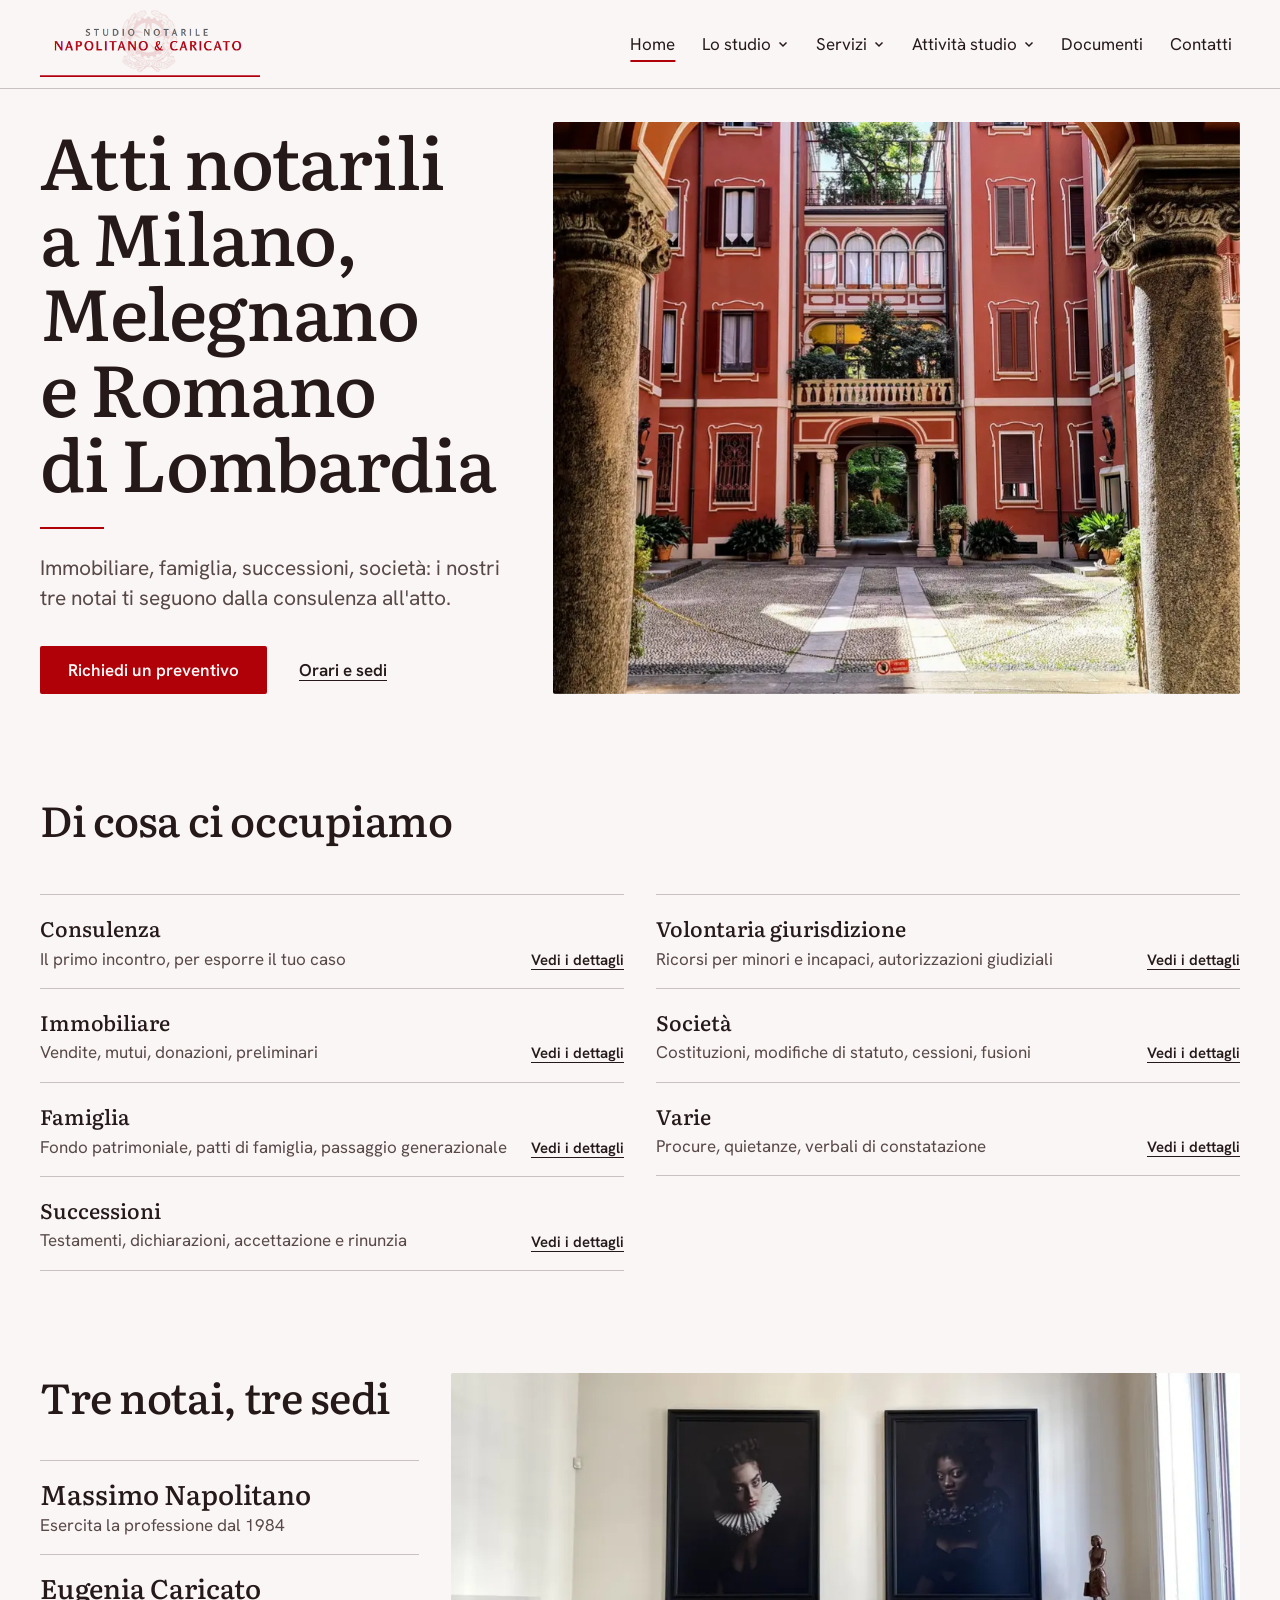
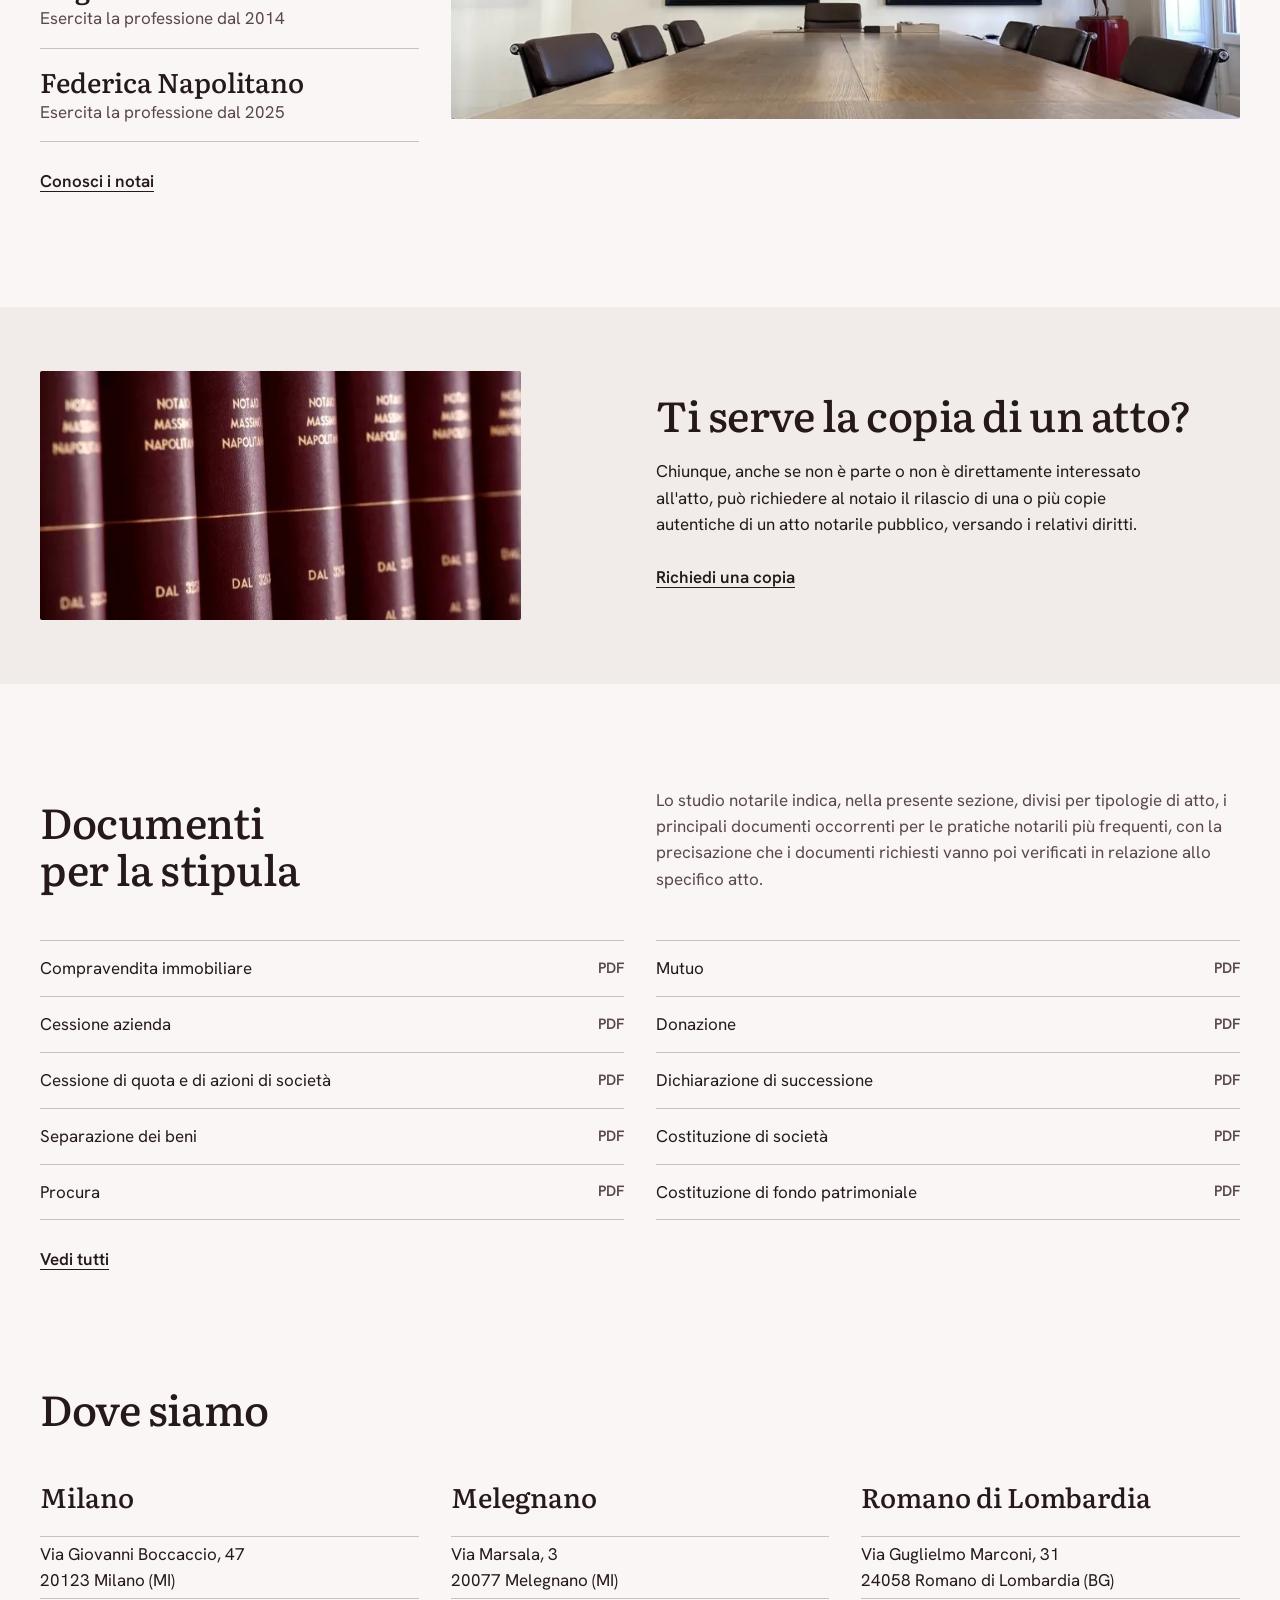
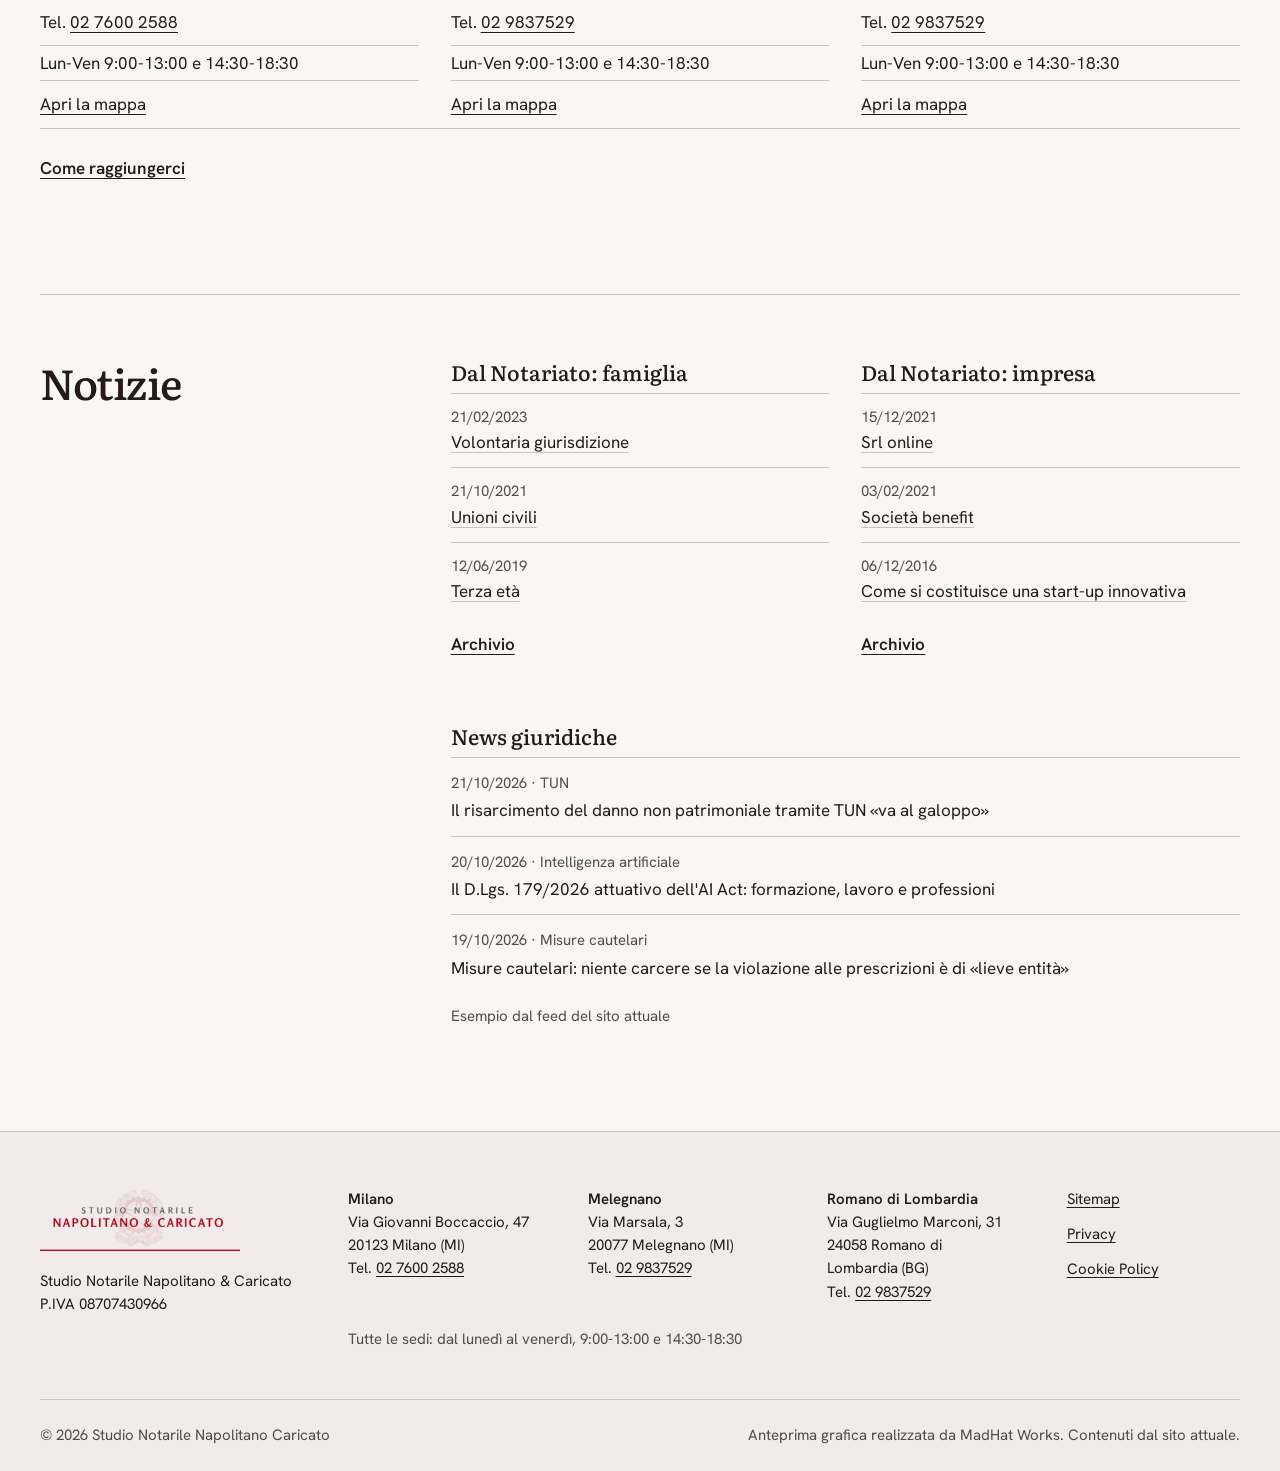
<file: index.html>
<!doctype html>
<html lang="it">
<head>
<meta charset="utf-8">
<meta name="viewport" content="width=device-width, initial-scale=1, viewport-fit=cover">
<title>Atti notarili a Milano, Melegnano e Romano di Lombardia | Studio Notarile Napolitano &amp; Caricato</title>
<meta name="description" content="Studio Notarile Napolitano &amp; Caricato: tre notai, sedi a Milano, Melegnano e Romano di Lombardia. Immobiliare, famiglia, successioni, società.">
<meta name="robots" content="noindex">
<meta name="theme-color" content="#f9f6f4">
<meta property="og:type" content="website">
<meta property="og:title" content="Atti notarili a Milano, Melegnano e Romano di Lombardia | Studio Notarile Napolitano &amp; Caricato">
<meta property="og:description" content="Studio Notarile Napolitano &amp; Caricato: tre notai, sedi a Milano, Melegnano e Romano di Lombardia. Immobiliare, famiglia, successioni, società.">
<link rel="icon" href="data:,">
<link rel="preload" href="assets/fonts/literata-latin-wght.woff2" as="font" type="font/woff2" crossorigin>
<link rel="stylesheet" href="css/style.css">
<script>document.documentElement.classList.add('js')</script>
<script src="js/site.js" defer></script>
<script type="application/ld+json">
{
  "@context": "https://schema.org",
  "@type": "Notary",
  "name": "Studio Notarile Napolitano & Caricato",
  "department": [
    {
      "@type": "Notary",
      "name": "Studio Notarile Napolitano & Caricato, sede di Milano",
      "address": { "@type": "PostalAddress", "streetAddress": "Via Giovanni Boccaccio, 47", "postalCode": "20123", "addressLocality": "Milano", "addressRegion": "MI", "addressCountry": "IT" },
      "telephone": "+39 02 7600 2588",
      "openingHours": ["Mo-Fr 09:00-13:00", "Mo-Fr 14:30-18:30"]
    },
    {
      "@type": "Notary",
      "name": "Studio Notarile Napolitano & Caricato, sede di Melegnano",
      "address": { "@type": "PostalAddress", "streetAddress": "Via Marsala, 3", "postalCode": "20077", "addressLocality": "Melegnano", "addressRegion": "MI", "addressCountry": "IT" },
      "telephone": "+39 02 9837529",
      "openingHours": ["Mo-Fr 09:00-13:00", "Mo-Fr 14:30-18:30"]
    },
    {
      "@type": "Notary",
      "name": "Studio Notarile Napolitano & Caricato, sede di Romano di Lombardia",
      "address": { "@type": "PostalAddress", "streetAddress": "Via Guglielmo Marconi, 31", "postalCode": "24058", "addressLocality": "Romano di Lombardia", "addressRegion": "BG", "addressCountry": "IT" },
      "telephone": "+39 02 9837529",
      "openingHours": ["Mo-Fr 09:00-13:00", "Mo-Fr 14:30-18:30"]
    }
  ]
}
</script>
</head>
<body>

<a class="skip" href="#main">Vai al contenuto</a>
<header class="site-header">
  <div class="wrap header-in">
    <a class="brand" href="index.html"><img src="assets/logo/logo-napolitano-caricato.png" width="339" height="112" alt="Studio Notarile Napolitano &amp; Caricato"></a>
    <button class="menu-toggle" type="button" aria-expanded="false" aria-controls="site-nav">Menu</button>
    <nav class="site-nav" id="site-nav" aria-label="Principale">
      <ul class="nav-list">
        <li><a href="index.html" aria-current="page">Home</a></li>
        <li>
          <details class="nav-group">
            <summary>Lo studio <svg class="chev" width="12" height="12" viewBox="0 0 12 12" aria-hidden="true" focusable="false"><path d="M2.5 4.5 6 8l3.5-3.5" fill="none" stroke="currentColor" stroke-width="1.5"/></svg></summary>
            <ul>
              <li><a href="i-notai.html">I Notai</a></li>
              <li><a href="orari-ufficio.html">Orari Ufficio</a></li>
            </ul>
          </details>
        </li>
        <li>
          <details class="nav-group">
            <summary>Servizi <svg class="chev" width="12" height="12" viewBox="0 0 12 12" aria-hidden="true" focusable="false"><path d="M2.5 4.5 6 8l3.5-3.5" fill="none" stroke="currentColor" stroke-width="1.5"/></svg></summary>
            <ul>
              <li><a href="richiesta-copia-atti.html">Richiesta Copia atti</a></li>
              <li><a href="richiesta-preventivo.html">Richiesta Preventivo</a></li>
            </ul>
          </details>
        </li>
        <li>
          <details class="nav-group">
            <summary>Attività studio <svg class="chev" width="12" height="12" viewBox="0 0 12 12" aria-hidden="true" focusable="false"><path d="M2.5 4.5 6 8l3.5-3.5" fill="none" stroke="currentColor" stroke-width="1.5"/></svg></summary>
            <ul>
              <li><a href="attivita-studio.html#consulenza">Consulenza</a></li>
              <li><a href="attivita-studio.html#immobiliare">Immobiliare</a></li>
              <li><a href="attivita-studio.html#famiglia">Famiglia</a></li>
              <li><a href="attivita-studio.html#successioni">Successioni</a></li>
              <li><a href="attivita-studio.html#volontaria-giurisdizione">Volontaria Giurisdizione</a></li>
              <li><a href="attivita-studio.html#societa">Società</a></li>
              <li><a href="attivita-studio.html#varie">Varie</a></li>
            </ul>
          </details>
        </li>
        <li><a href="documenti.html">Documenti</a></li>
        <li><a href="contatti.html">Contatti</a></li>
      </ul>
    </nav>
  </div>
</header>

<main id="main" tabindex="-1">

  <!-- 1. Hero -->
  <section class="hero" aria-labelledby="hero-title">
    <div class="wrap hero-in">
      <div class="hero-text">
        <h1 id="hero-title">Atti notarili a Milano, Melegnano e Romano di Lombardia</h1>
        <span class="sig-rule" aria-hidden="true"></span>
        <p class="lead">Immobiliare, famiglia, successioni, società: i nostri tre notai ti seguono dalla consulenza all'atto.</p>
        <div class="hero-actions">
          <a class="btn btn-primary" href="richiesta-preventivo.html">Richiedi un preventivo</a>
          <a class="link" href="#sedi">Orari e sedi</a>
        </div>
      </div>
      <figure class="hero-media">
        <img src="assets/img/interno-900.webp"
             srcset="assets/img/interno-900.webp 900w, assets/img/interno-1600.webp 1600w"
             sizes="(min-width: 1248px) 686px, (min-width: 900px) 55vw, 100vw"
             width="1600" height="1600" fetchpriority="high" decoding="async"
             alt="Cortile interno con facciate color terracotta visto da un portico ad archi">
      </figure>
    </div>
  </section>

  <!-- 2. Attivita studio -->
  <section class="wrap services-sec" id="attivita" aria-labelledby="attivita-title">
    <h2 id="attivita-title">Di cosa ci occupiamo</h2>
    <ul class="services">
      <li class="service">
        <h3>Consulenza</h3>
        <p>Il primo incontro, per esporre il tuo caso</p>
        <a class="link" href="attivita-studio.html#consulenza">Vedi i dettagli<span class="vh"> su Consulenza</span></a>
      </li>
      <li class="service">
        <h3>Immobiliare</h3>
        <p>Vendite, mutui, donazioni, preliminari</p>
        <a class="link" href="attivita-studio.html#immobiliare">Vedi i dettagli<span class="vh"> su Immobiliare</span></a>
      </li>
      <li class="service">
        <h3>Famiglia</h3>
        <p>Fondo patrimoniale, patti di famiglia, passaggio generazionale</p>
        <a class="link" href="attivita-studio.html#famiglia">Vedi i dettagli<span class="vh"> su Famiglia</span></a>
      </li>
      <li class="service">
        <h3>Successioni</h3>
        <p>Testamenti, dichiarazioni, accettazione e rinunzia</p>
        <a class="link" href="attivita-studio.html#successioni">Vedi i dettagli<span class="vh"> su Successioni</span></a>
      </li>
      <li class="service">
        <h3>Volontaria giurisdizione</h3>
        <p>Ricorsi per minori e incapaci, autorizzazioni giudiziali</p>
        <a class="link" href="attivita-studio.html#volontaria-giurisdizione">Vedi i dettagli<span class="vh"> su Volontaria giurisdizione</span></a>
      </li>
      <li class="service">
        <h3>Società</h3>
        <p>Costituzioni, modifiche di statuto, cessioni, fusioni</p>
        <a class="link" href="attivita-studio.html#societa">Vedi i dettagli<span class="vh"> su Società</span></a>
      </li>
      <li class="service">
        <h3>Varie</h3>
        <p>Procure, quietanze, verbali di constatazione</p>
        <a class="link" href="attivita-studio.html#varie">Vedi i dettagli<span class="vh"> su Varie</span></a>
      </li>
    </ul>
  </section>

  <!-- 3. Lo studio -->
  <section class="studio" id="notai" aria-labelledby="notai-title">
    <div class="wrap studio-in">
      <figure class="studio-media">
        <img src="assets/img/sala-riunioni.webp" width="1026" height="450" loading="lazy" decoding="async"
             alt="Sala riunioni con grande tavolo in legno, sedie in pelle e due ritratti fotografici alla parete">
      </figure>
      <div class="studio-text">
        <h2 id="notai-title">Tre notai, tre sedi</h2>
        <ul class="notai">
          <li><h3>Massimo Napolitano</h3><p>Esercita la professione dal 1984</p></li>
          <li><h3>Eugenia Caricato</h3><p>Esercita la professione dal 2014</p></li>
          <li><h3>Federica Napolitano</h3><p>Esercita la professione dal 2025</p></li>
        </ul>
        <a class="link" href="i-notai.html">Conosci i notai</a>
      </div>
    </div>
  </section>

  <!-- 4. Copia atti -->
  <section class="copy-band" aria-labelledby="copia-title">
    <div class="wrap copy-in">
      <figure class="copy-media">
        <img src="assets/img/repertori.webp" width="580" height="300" loading="lazy" decoding="async"
             alt="Dorsi di volumi rilegati in pelle bordeaux con titoli in oro">
      </figure>
      <div class="copy-text">
        <h2 id="copia-title">Ti serve la copia di un atto?</h2>
        <p>Chiunque, anche se non è parte o non è direttamente interessato all'atto, può richiedere al notaio il rilascio di una o più copie autentiche di un atto notarile pubblico, versando i relativi diritti.</p>
        <a class="link" href="richiesta-copia-atti.html">Richiedi una copia</a>
      </div>
    </div>
  </section>

  <!-- 5. Documenti per la stipula -->
  <section class="wrap docs" id="documenti" aria-labelledby="doc-title">
    <div class="docs-head">
      <h2 id="doc-title">Documenti per la stipula</h2>
      <p>Lo studio notarile indica, nella presente sezione, divisi per tipologie di atto, i principali documenti occorrenti per le pratiche notarili più frequenti, con la precisazione che i documenti richiesti vanno poi verificati in relazione allo specifico atto.</p>
    </div>
    <ul class="doc-list">
      <li><a href="https://www.notaionapolitano.it/public/Documenti/compravendita-immobiliare.pdf" target="_blank" rel="noopener"><span>Compravendita immobiliare</span><span class="tag">PDF<span class="vh">, si apre in una nuova scheda</span></span></a></li>
      <li><a href="https://www.notaionapolitano.it/public/Documenti/cessione-azienda.pdf" target="_blank" rel="noopener"><span>Cessione azienda</span><span class="tag">PDF<span class="vh">, si apre in una nuova scheda</span></span></a></li>
      <li><a href="https://www.notaionapolitano.it/public/Documenti/cessione-di-quota-e-di-azioni-di-societa.pdf" target="_blank" rel="noopener"><span>Cessione di quota e di azioni di società</span><span class="tag">PDF<span class="vh">, si apre in una nuova scheda</span></span></a></li>
      <li><a href="https://www.notaionapolitano.it/public/Documenti/separazione-dei-beni.pdf" target="_blank" rel="noopener"><span>Separazione dei beni</span><span class="tag">PDF<span class="vh">, si apre in una nuova scheda</span></span></a></li>
      <li><a href="https://www.notaionapolitano.it/public/Documenti/procura.pdf" target="_blank" rel="noopener"><span>Procura</span><span class="tag">PDF<span class="vh">, si apre in una nuova scheda</span></span></a></li>
      <li><a href="https://www.notaionapolitano.it/public/Documenti/mutuo.pdf" target="_blank" rel="noopener"><span>Mutuo</span><span class="tag">PDF<span class="vh">, si apre in una nuova scheda</span></span></a></li>
      <li><a href="https://www.notaionapolitano.it/public/Documenti/donazione.pdf" target="_blank" rel="noopener"><span>Donazione</span><span class="tag">PDF<span class="vh">, si apre in una nuova scheda</span></span></a></li>
      <li><a href="https://www.notaionapolitano.it/public/Documenti/dichiarazione-di-successione.pdf" target="_blank" rel="noopener"><span>Dichiarazione di successione</span><span class="tag">PDF<span class="vh">, si apre in una nuova scheda</span></span></a></li>
      <li><a href="https://www.notaionapolitano.it/public/Documenti/costituzione-di-societa.pdf" target="_blank" rel="noopener"><span>Costituzione di società</span><span class="tag">PDF<span class="vh">, si apre in una nuova scheda</span></span></a></li>
      <li><a href="https://www.notaionapolitano.it/public/Documenti/costituzione-di-fondo-patrimoniale.pdf" target="_blank" rel="noopener"><span>Costituzione di fondo patrimoniale</span><span class="tag">PDF<span class="vh">, si apre in una nuova scheda</span></span></a></li>
    </ul>
    <p class="more"><a class="link" href="documenti.html">Vedi tutti</a></p>
  </section>

  <!-- 6. Sedi e orari -->
  <section class="wrap sedi" id="sedi" aria-labelledby="sedi-title">
    <h2 id="sedi-title">Dove siamo</h2>
    <div class="sedi-grid">
      <div class="sede">
        <h3>Milano</h3>
        <p>Via Giovanni Boccaccio, 47<br>20123 Milano (MI)</p>
        <p class="sede-tel">Tel. <a href="tel:+390276002588">02 7600 2588</a></p>
        <p><span aria-hidden="true">Lun-Ven 9:00-13:00 e 14:30-18:30</span><span class="vh">Dal lunedì al venerdì: 9:00-13:00, 14:30-18:30</span></p>
        <p class="sede-map"><a href="https://www.google.com/maps/search/?api=1&amp;query=Via%20Giovanni%20Boccaccio%2C%2047%20-%2020123%20Milano%20(MI)" target="_blank" rel="noopener">Apri la mappa<span class="vh"> della sede di Milano (si apre in una nuova scheda)</span></a></p>
      </div>
      <div class="sede">
        <h3>Melegnano</h3>
        <p>Via Marsala, 3<br>20077 Melegnano (MI)</p>
        <p class="sede-tel">Tel. <a href="tel:+39029837529">02 9837529</a></p>
        <p><span aria-hidden="true">Lun-Ven 9:00-13:00 e 14:30-18:30</span><span class="vh">Dal lunedì al venerdì: 9:00-13:00, 14:30-18:30</span></p>
        <p class="sede-map"><a href="https://www.google.com/maps/search/?api=1&amp;query=Via%20Marsala%2C%203%20-%2020077%20Melegnano%20(MI)" target="_blank" rel="noopener">Apri la mappa<span class="vh"> della sede di Melegnano (si apre in una nuova scheda)</span></a></p>
      </div>
      <div class="sede">
        <h3>Romano di Lombardia</h3>
        <p>Via Guglielmo Marconi, 31<br>24058 Romano di Lombardia&nbsp;(BG)</p>
        <p class="sede-tel">Tel. <a href="tel:+39029837529">02 9837529</a></p>
        <p><span aria-hidden="true">Lun-Ven 9:00-13:00 e 14:30-18:30</span><span class="vh">Dal lunedì al venerdì: 9:00-13:00, 14:30-18:30</span></p>
        <p class="sede-map"><a href="https://www.google.com/maps/search/?api=1&amp;query=Via%20Guglielmo%20Marconi%2C%2031%20-%2024058%20Romano%20di%20Lombardia%20(BG)" target="_blank" rel="noopener">Apri la mappa<span class="vh"> della sede di Romano di Lombardia (si apre in una nuova scheda)</span></a></p>
      </div>
    </div>
    <p class="more"><a class="link" href="contatti.html">Come raggiungerci</a></p>
  </section>

  <!-- 7. Notizie -->
  <section class="news" aria-labelledby="news-title">
    <div class="wrap news-grid">
      <h2 id="news-title">Notizie</h2>
      <div class="news-col">
        <h3>Dal Notariato: famiglia</h3>
        <ul class="news-list">
          <li><time datetime="2023-02-21">21/02/2023</time><a href="https://www.notariato.it/it/famiglia/volontaria-giurisdizione/" target="_blank" rel="noopener">Volontaria giurisdizione<span class="vh"> (si apre in una nuova scheda)</span></a></li>
          <li><time datetime="2021-10-21">21/10/2021</time><a href="https://www.notariato.it/it/famiglia/unioni-civili/" target="_blank" rel="noopener">Unioni civili<span class="vh"> (si apre in una nuova scheda)</span></a></li>
          <li><time datetime="2019-06-12">12/06/2019</time><a href="https://www.notariato.it/it/famiglia/terza-eta/" target="_blank" rel="noopener">Terza età<span class="vh"> (si apre in una nuova scheda)</span></a></li>
        </ul>
        <a class="link" href="https://www.notaionapolitano.it/NewsNotariatoFamiglia/" target="_blank" rel="noopener">Archivio<span class="vh"> famiglia (si apre in una nuova scheda)</span></a>
      </div>
      <div class="news-col">
        <h3>Dal Notariato: impresa</h3>
        <ul class="news-list">
          <li><time datetime="2021-12-15">15/12/2021</time><a href="https://www.notariato.it/it/impresa/srl-online/" target="_blank" rel="noopener">Srl online<span class="vh"> (si apre in una nuova scheda)</span></a></li>
          <li><time datetime="2021-02-03">03/02/2021</time><a href="https://www.notariato.it/it/impresa/societa-benefit/" target="_blank" rel="noopener">Società benefit<span class="vh"> (si apre in una nuova scheda)</span></a></li>
          <li><time datetime="2016-12-06">06/12/2016</time><a href="https://www.notariato.it/it/impresa/come-si-costituisce-una-start-up-innovativa/" target="_blank" rel="noopener">Come si costituisce una start-up innovativa<span class="vh"> (si apre in una nuova scheda)</span></a></li>
        </ul>
        <a class="link" href="https://www.notaionapolitano.it/NewsNotariatoImpresa/" target="_blank" rel="noopener">Archivio<span class="vh"> impresa (si apre in una nuova scheda)</span></a>
      </div>
      <div class="feed">
        <h3>News giuridiche</h3>
        <ul class="news-list">
          <li><p class="meta"><time datetime="2026-10-21">21/10/2026</time> · TUN</p><p>Il risarcimento del danno non patrimoniale tramite TUN «va al galoppo»</p></li>
          <li><p class="meta"><time datetime="2026-10-20">20/10/2026</time> · Intelligenza artificiale</p><p>Il D.Lgs. 179/2026 attuativo dell'AI Act: formazione, lavoro e professioni</p></li>
          <li><p class="meta"><time datetime="2026-10-19">19/10/2026</time> · Misure cautelari</p><p>Misure cautelari: niente carcere se la violazione alle prescrizioni è di «lieve entità»</p></li>
        </ul>
        <p class="meta note">Esempio dal feed del sito attuale</p>
      </div>
    </div>
  </section>

</main>

<footer class="site-footer">
  <div class="wrap footer-grid">
    <div class="f-brand">
      <img src="assets/logo/logo-napolitano-caricato.png" width="339" height="112" alt="" loading="lazy" decoding="async">
      <p>Studio Notarile Napolitano &amp; Caricato<br>P.IVA 08707430966</p>
    </div>
    <div class="f-sedi">
      <div>
        <p class="f-title">Milano</p>
        <p>Via Giovanni Boccaccio, 47<br>20123 Milano (MI)</p>
        <p>Tel. <a href="tel:+390276002588">02 7600 2588</a></p>
      </div>
      <div>
        <p class="f-title">Melegnano</p>
        <p>Via Marsala, 3<br>20077 Melegnano (MI)</p>
        <p>Tel. <a href="tel:+39029837529">02 9837529</a></p>
      </div>
      <div>
        <p class="f-title">Romano di Lombardia</p>
        <p>Via Guglielmo Marconi, 31<br>24058 Romano di Lombardia&nbsp;(BG)</p>
        <p>Tel. <a href="tel:+39029837529">02 9837529</a></p>
      </div>
      <p class="f-hours">Tutte le sedi: dal lunedì al venerdì, 9:00-13:00 e 14:30-18:30</p>
    </div>
    <ul class="f-legal">
      <li><a href="https://www.notaionapolitano.it/sitemap/33" target="_blank" rel="noopener">Sitemap<span class="vh"> (si apre in una nuova scheda)</span></a></li>
      <li><a href="https://www.notaionapolitano.it/informativa-sulla-privacy/38" target="_blank" rel="noopener">Privacy<span class="vh"> (si apre in una nuova scheda)</span></a></li>
      <li><a href="https://www.notaionapolitano.it/cookie-policy/59" target="_blank" rel="noopener">Cookie Policy<span class="vh"> (si apre in una nuova scheda)</span></a></li>
    </ul>
  </div>
  <div class="wrap f-bottom">
    <p>© 2026 Studio Notarile Napolitano Caricato</p>
    <p>Anteprima grafica realizzata da MadHat Works. Contenuti dal sito attuale.</p>
  </div>
</footer>

<div class="mobile-bar">
  <a class="btn btn-line" href="tel:+390276002588">Chiama Milano</a>
  <a class="btn btn-primary" href="richiesta-preventivo.html">Richiedi un preventivo</a>
</div>

</body>
</html>
</file>
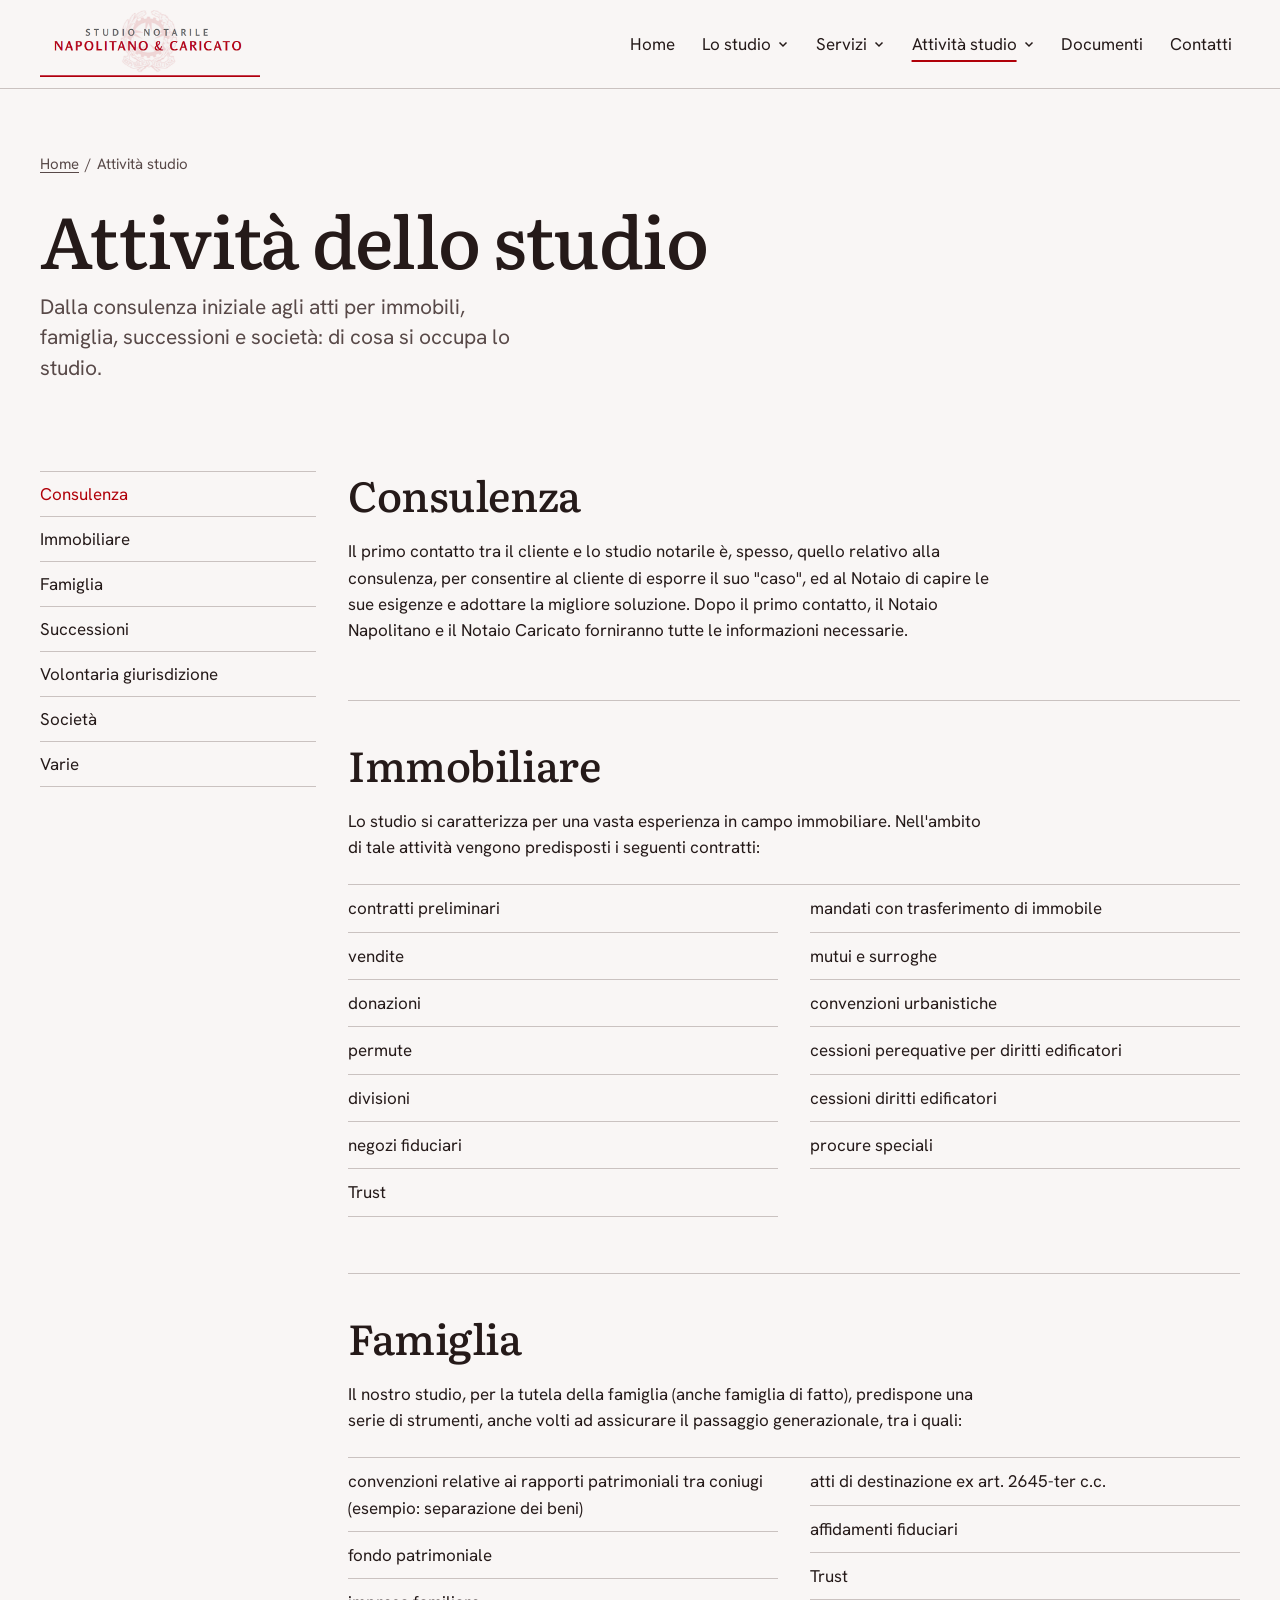
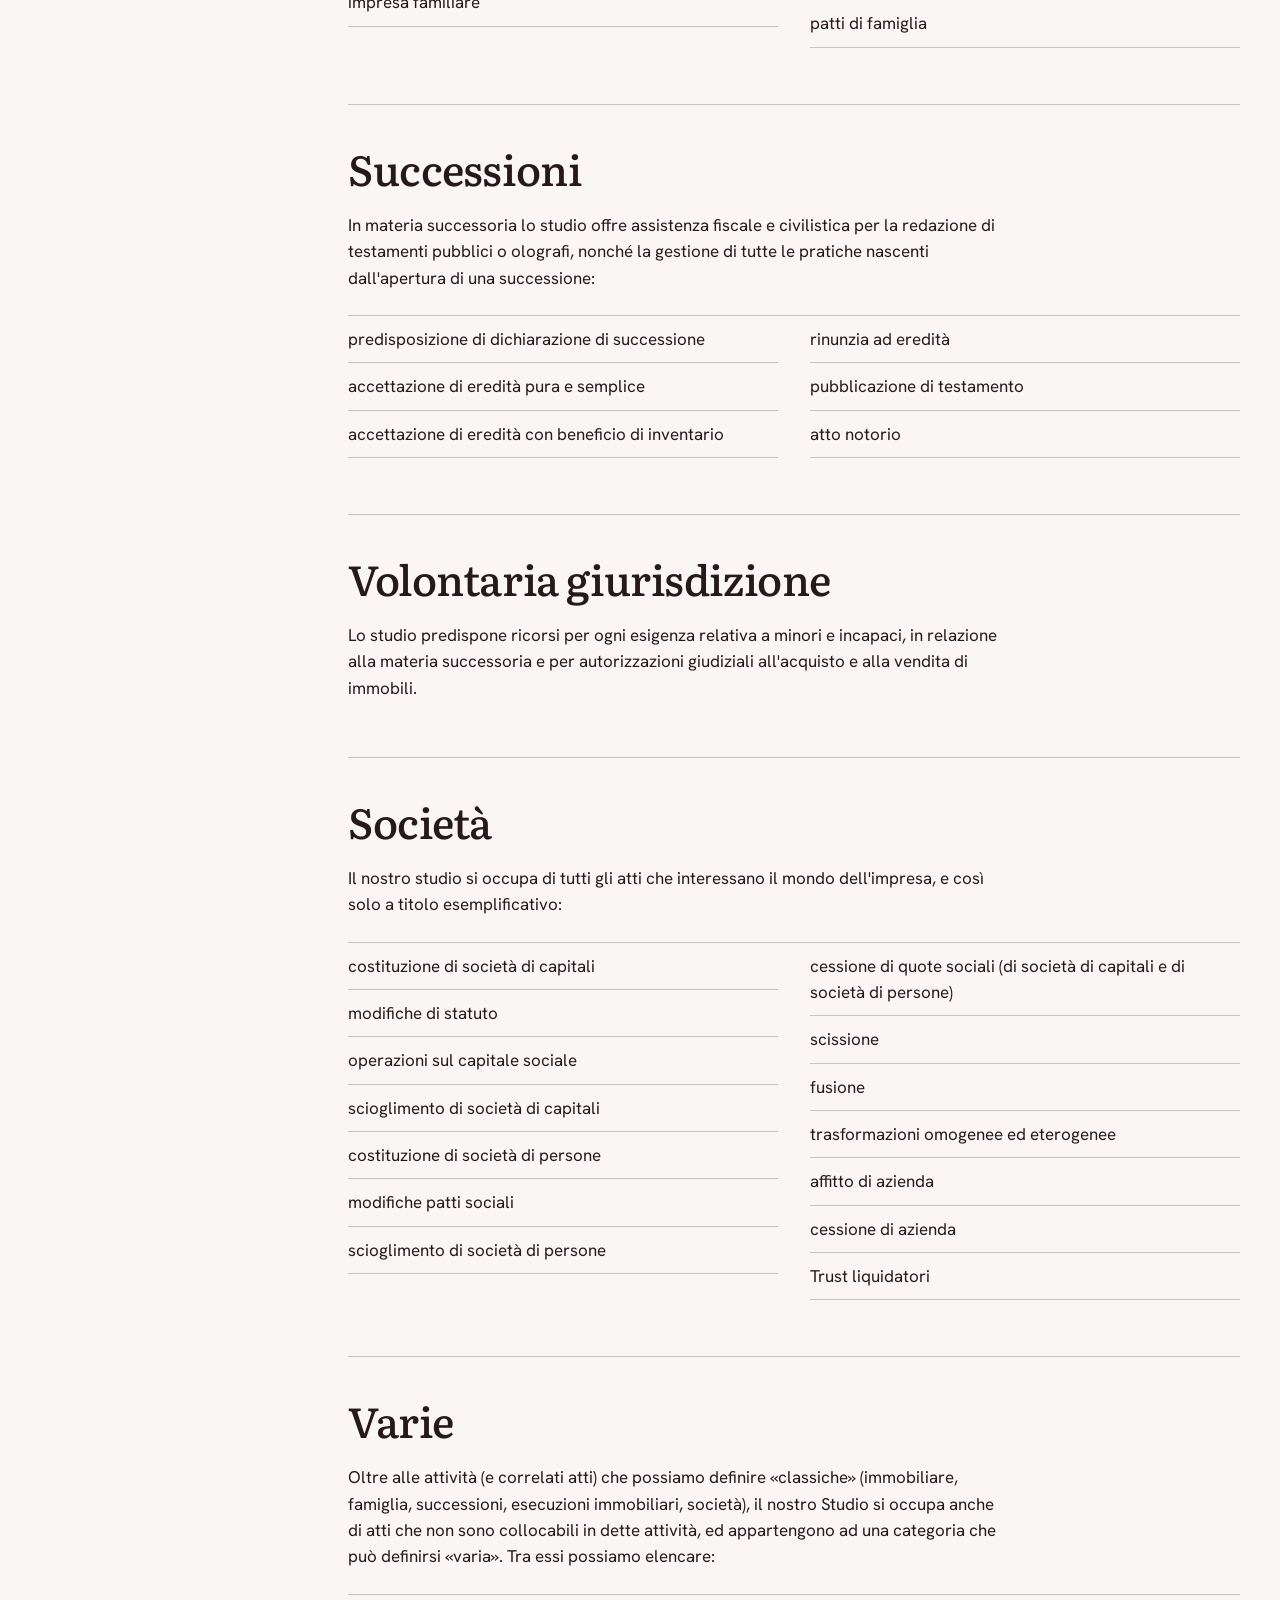
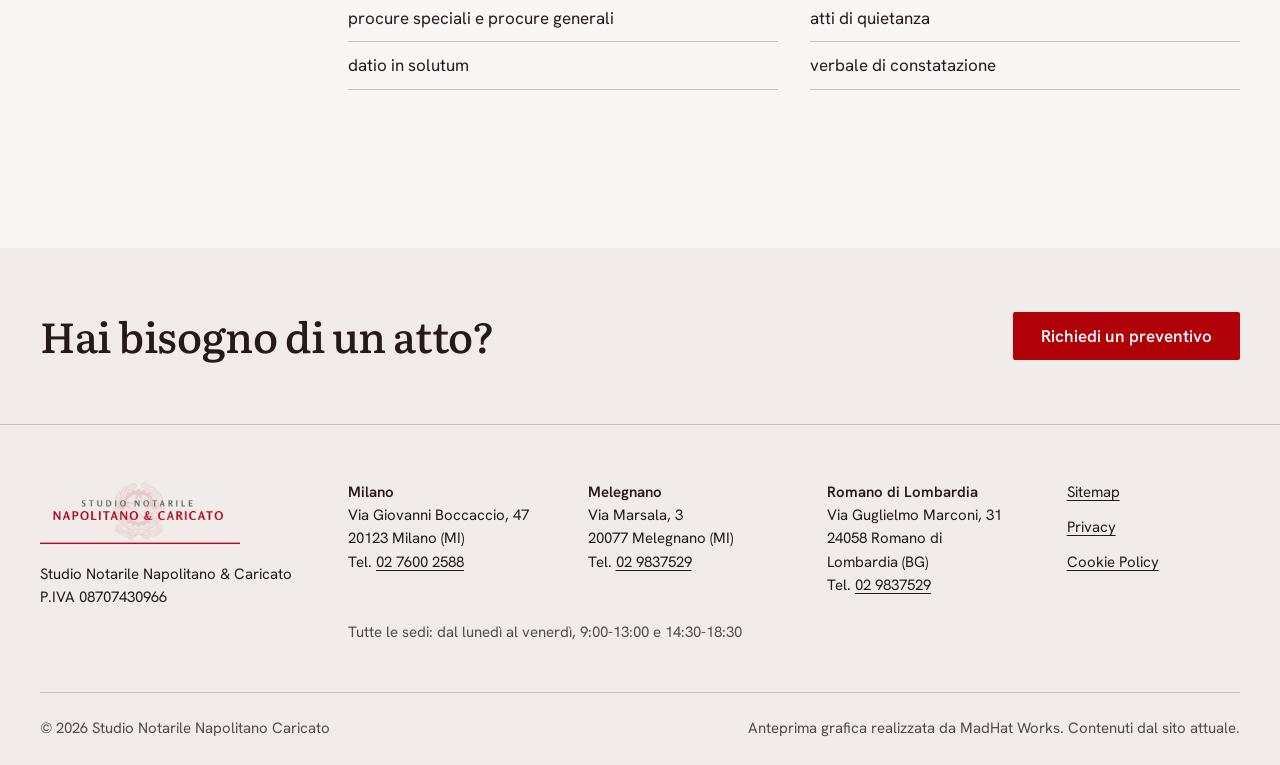
<file: attivita-studio.html>
<!doctype html>
<html lang="it">
<head>
<meta charset="utf-8">
<meta name="viewport" content="width=device-width, initial-scale=1, viewport-fit=cover">
<title>Attività studio | Studio Notarile Napolitano &amp; Caricato</title>
<meta name="description" content="Consulenza, immobiliare, famiglia, successioni, volontaria giurisdizione, società e atti vari: le attività dello Studio Notarile Napolitano &amp; Caricato.">
<meta name="robots" content="noindex">
<meta name="theme-color" content="#f9f6f4">
<meta property="og:type" content="website">
<meta property="og:title" content="Attività studio | Studio Notarile Napolitano &amp; Caricato">
<meta property="og:description" content="Consulenza, immobiliare, famiglia, successioni, volontaria giurisdizione, società e atti vari: le attività dello Studio Notarile Napolitano &amp; Caricato.">
<link rel="icon" href="data:,">
<link rel="preload" href="assets/fonts/literata-latin-wght.woff2" as="font" type="font/woff2" crossorigin>
<link rel="stylesheet" href="css/style.css">
<link rel="stylesheet" href="css/forms.css">
<script>document.documentElement.classList.add('js')</script>
<script src="js/site.js" defer></script>
</head>
<body>

<a class="skip" href="#main">Vai al contenuto</a>
<header class="site-header">
  <div class="wrap header-in">
    <a class="brand" href="index.html"><img src="assets/logo/logo-napolitano-caricato.png" width="339" height="112" alt="Studio Notarile Napolitano &amp; Caricato"></a>
    <button class="menu-toggle" type="button" aria-expanded="false" aria-controls="site-nav">Menu</button>
    <nav class="site-nav" id="site-nav" aria-label="Principale">
      <ul class="nav-list">
        <li><a href="index.html">Home</a></li>
        <li>
          <details class="nav-group">
            <summary>Lo studio <svg class="chev" width="12" height="12" viewBox="0 0 12 12" aria-hidden="true" focusable="false"><path d="M2.5 4.5 6 8l3.5-3.5" fill="none" stroke="currentColor" stroke-width="1.5"/></svg></summary>
            <ul>
              <li><a href="i-notai.html">I Notai</a></li>
              <li><a href="orari-ufficio.html">Orari Ufficio</a></li>
            </ul>
          </details>
        </li>
        <li>
          <details class="nav-group">
            <summary>Servizi <svg class="chev" width="12" height="12" viewBox="0 0 12 12" aria-hidden="true" focusable="false"><path d="M2.5 4.5 6 8l3.5-3.5" fill="none" stroke="currentColor" stroke-width="1.5"/></svg></summary>
            <ul>
              <li><a href="richiesta-copia-atti.html">Richiesta Copia atti</a></li>
              <li><a href="richiesta-preventivo.html">Richiesta Preventivo</a></li>
            </ul>
          </details>
        </li>
        <li>
          <details class="nav-group">
            <summary aria-current="page">Attività studio <svg class="chev" width="12" height="12" viewBox="0 0 12 12" aria-hidden="true" focusable="false"><path d="M2.5 4.5 6 8l3.5-3.5" fill="none" stroke="currentColor" stroke-width="1.5"/></svg></summary>
            <ul>
              <li><a href="attivita-studio.html#consulenza">Consulenza</a></li>
              <li><a href="attivita-studio.html#immobiliare">Immobiliare</a></li>
              <li><a href="attivita-studio.html#famiglia">Famiglia</a></li>
              <li><a href="attivita-studio.html#successioni">Successioni</a></li>
              <li><a href="attivita-studio.html#volontaria-giurisdizione">Volontaria Giurisdizione</a></li>
              <li><a href="attivita-studio.html#societa">Società</a></li>
              <li><a href="attivita-studio.html#varie">Varie</a></li>
            </ul>
          </details>
        </li>
        <li><a href="documenti.html">Documenti</a></li>
        <li><a href="contatti.html">Contatti</a></li>
      </ul>
    </nav>
  </div>
</header>

<main id="main" tabindex="-1">

  <div class="wrap page-head">
    <nav class="crumbs" aria-label="Percorso">
      <a href="index.html">Home</a><span aria-hidden="true">/</span><span aria-current="page">Attività studio</span>
    </nav>
    <h1>Attività dello studio</h1>
    <p class="lead">Dalla consulenza iniziale agli atti per immobili, famiglia, successioni e società: di cosa si occupa lo studio.</p>
  </div>

  <div class="wrap act">
    <nav class="act-toc" aria-label="Indice delle attività">
      <ul>
        <li><a href="#consulenza">Consulenza</a></li>
        <li><a href="#immobiliare">Immobiliare</a></li>
        <li><a href="#famiglia">Famiglia</a></li>
        <li><a href="#successioni">Successioni</a></li>
        <li><a href="#volontaria-giurisdizione">Volontaria giurisdizione</a></li>
        <li><a href="#societa">Società</a></li>
        <li><a href="#varie">Varie</a></li>
      </ul>
    </nav>

    <div class="act-body">
      <section class="act-sec" id="consulenza" aria-labelledby="consulenza-t">
        <h2 id="consulenza-t">Consulenza</h2>
        <p>Il primo contatto tra il cliente e lo studio notarile è, spesso, quello relativo alla consulenza, per consentire al cliente di esporre il suo "caso", ed al Notaio di capire le sue esigenze e adottare la migliore soluzione. Dopo il primo contatto, il Notaio Napolitano e il Notaio Caricato forniranno tutte le informazioni necessarie.</p>
      </section>

      <section class="act-sec" id="immobiliare" aria-labelledby="immobiliare-t">
        <h2 id="immobiliare-t">Immobiliare</h2>
        <p>Lo studio si caratterizza per una vasta esperienza in campo immobiliare. Nell'ambito di tale attività vengono predisposti i seguenti contratti:</p>
        <ul class="act-list">
          <li>contratti preliminari</li>
          <li>vendite</li>
          <li>donazioni</li>
          <li>permute</li>
          <li>divisioni</li>
          <li>negozi fiduciari</li>
          <li>Trust</li>
          <li>mandati con trasferimento di immobile</li>
          <li>mutui e surroghe</li>
          <li>convenzioni urbanistiche</li>
          <li>cessioni perequative per diritti edificatori</li>
          <li>cessioni diritti edificatori</li>
          <li>procure speciali</li>
        </ul>
      </section>

      <section class="act-sec" id="famiglia" aria-labelledby="famiglia-t">
        <h2 id="famiglia-t">Famiglia</h2>
        <p>Il nostro studio, per la tutela della famiglia (anche famiglia di fatto), predispone una serie di strumenti, anche volti ad assicurare il passaggio generazionale, tra i quali:</p>
        <ul class="act-list">
          <li>convenzioni relative ai rapporti patrimoniali tra coniugi (esempio: separazione dei beni)</li>
          <li>fondo patrimoniale</li>
          <li>impresa familiare</li>
          <li>atti di destinazione ex art. 2645-ter c.c.</li>
          <li>affidamenti fiduciari</li>
          <li>Trust</li>
          <li>patti di famiglia</li>
        </ul>
      </section>

      <section class="act-sec" id="successioni" aria-labelledby="successioni-t">
        <h2 id="successioni-t">Successioni</h2>
        <p>In materia successoria lo studio offre assistenza fiscale e civilistica per la redazione di testamenti pubblici o olografi, nonché la gestione di tutte le pratiche nascenti dall'apertura di una successione:</p>
        <ul class="act-list">
          <li>predisposizione di dichiarazione di successione</li>
          <li>accettazione di eredità pura e semplice</li>
          <li>accettazione di eredità con beneficio di inventario</li>
          <li>rinunzia ad eredità</li>
          <li>pubblicazione di testamento</li>
          <li>atto notorio</li>
        </ul>
      </section>

      <section class="act-sec" id="volontaria-giurisdizione" aria-labelledby="volontaria-giurisdizione-t">
        <h2 id="volontaria-giurisdizione-t">Volontaria giurisdizione</h2>
        <p>Lo studio predispone ricorsi per ogni esigenza relativa a minori e incapaci, in relazione alla materia successoria e per autorizzazioni giudiziali all'acquisto e alla vendita di immobili.</p>
      </section>

      <section class="act-sec" id="societa" aria-labelledby="societa-t">
        <h2 id="societa-t">Società</h2>
        <p>Il nostro studio si occupa di tutti gli atti che interessano il mondo dell'impresa, e così solo a titolo esemplificativo:</p>
        <ul class="act-list">
          <li>costituzione di società di capitali</li>
          <li>modifiche di statuto</li>
          <li>operazioni sul capitale sociale</li>
          <li>scioglimento di società di capitali</li>
          <li>costituzione di società di persone</li>
          <li>modifiche patti sociali</li>
          <li>scioglimento di società di persone</li>
          <li>cessione di quote sociali (di società di capitali e di società di persone)</li>
          <li>scissione</li>
          <li>fusione</li>
          <li>trasformazioni omogenee ed eterogenee</li>
          <li>affitto di azienda</li>
          <li>cessione di azienda</li>
          <li>Trust liquidatori</li>
        </ul>
      </section>

      <section class="act-sec" id="varie" aria-labelledby="varie-t">
        <h2 id="varie-t">Varie</h2>
        <p>Oltre alle attività (e correlati atti) che possiamo definire «classiche» (immobiliare, famiglia, successioni, esecuzioni immobiliari, società), il nostro Studio si occupa anche di atti che non sono collocabili in dette attività, ed appartengono ad una categoria che può definirsi «varia». Tra essi possiamo elencare:</p>
        <ul class="act-list">
          <li>procure speciali e procure generali</li>
          <li>datio in solutum</li>
          <li>atti di quietanza</li>
          <li>verbale di constatazione</li>
        </ul>
      </section>
    </div>
  </div>
  <script>
  // Marks in the index the section being read. Small on purpose: no scroll effects.
  (() => {
    const links = [...document.querySelectorAll('.act-toc a')];
    const secs = links.map((a) => document.getElementById(a.hash.slice(1)));
    let queued = false;
    function mark() {
      queued = false;
      let cur = 0;
      secs.forEach((s, i) => { if (s.getBoundingClientRect().top < innerHeight * 0.35) cur = i; });
      if (innerHeight + scrollY >= document.documentElement.scrollHeight - 2) cur = secs.length - 1;
      links.forEach((a, i) => (i === cur ? a.setAttribute('aria-current', 'true') : a.removeAttribute('aria-current')));
    }
    addEventListener('scroll', () => { if (!queued) { queued = true; requestAnimationFrame(mark); } }, { passive: true });
    mark();
  })();
  </script>

  <section class="cta-band" aria-labelledby="cta-title">
    <div class="wrap cta-band-in">
      <h2 id="cta-title">Hai bisogno di un atto?</h2>
      <a class="btn btn-primary" href="richiesta-preventivo.html">Richiedi un preventivo</a>
    </div>
  </section>

</main>

<footer class="site-footer">
  <div class="wrap footer-grid">
    <div class="f-brand">
      <img src="assets/logo/logo-napolitano-caricato.png" width="339" height="112" alt="" loading="lazy" decoding="async">
      <p>Studio Notarile Napolitano &amp; Caricato<br>P.IVA 08707430966</p>
    </div>
    <div class="f-sedi">
      <div>
        <p class="f-title">Milano</p>
        <p>Via Giovanni Boccaccio, 47<br>20123 Milano (MI)</p>
        <p>Tel. <a href="tel:+390276002588">02 7600 2588</a></p>
      </div>
      <div>
        <p class="f-title">Melegnano</p>
        <p>Via Marsala, 3<br>20077 Melegnano (MI)</p>
        <p>Tel. <a href="tel:+39029837529">02 9837529</a></p>
      </div>
      <div>
        <p class="f-title">Romano di Lombardia</p>
        <p>Via Guglielmo Marconi, 31<br>24058 Romano di Lombardia&nbsp;(BG)</p>
        <p>Tel. <a href="tel:+39029837529">02 9837529</a></p>
      </div>
      <p class="f-hours">Tutte le sedi: dal lunedì al venerdì, 9:00-13:00 e 14:30-18:30</p>
    </div>
    <ul class="f-legal">
      <li><a href="https://www.notaionapolitano.it/sitemap/33" target="_blank" rel="noopener">Sitemap<span class="vh"> (si apre in una nuova scheda)</span></a></li>
      <li><a href="https://www.notaionapolitano.it/informativa-sulla-privacy/38" target="_blank" rel="noopener">Privacy<span class="vh"> (si apre in una nuova scheda)</span></a></li>
      <li><a href="https://www.notaionapolitano.it/cookie-policy/59" target="_blank" rel="noopener">Cookie Policy<span class="vh"> (si apre in una nuova scheda)</span></a></li>
    </ul>
  </div>
  <div class="wrap f-bottom">
    <p>© 2026 Studio Notarile Napolitano Caricato</p>
    <p>Anteprima grafica realizzata da MadHat Works. Contenuti dal sito attuale.</p>
  </div>
</footer>

<div class="mobile-bar">
  <a class="btn btn-line" href="tel:+390276002588">Chiama Milano</a>
  <a class="btn btn-primary" href="richiesta-preventivo.html">Richiedi un preventivo</a>
</div>

</body>
</html>
</file>
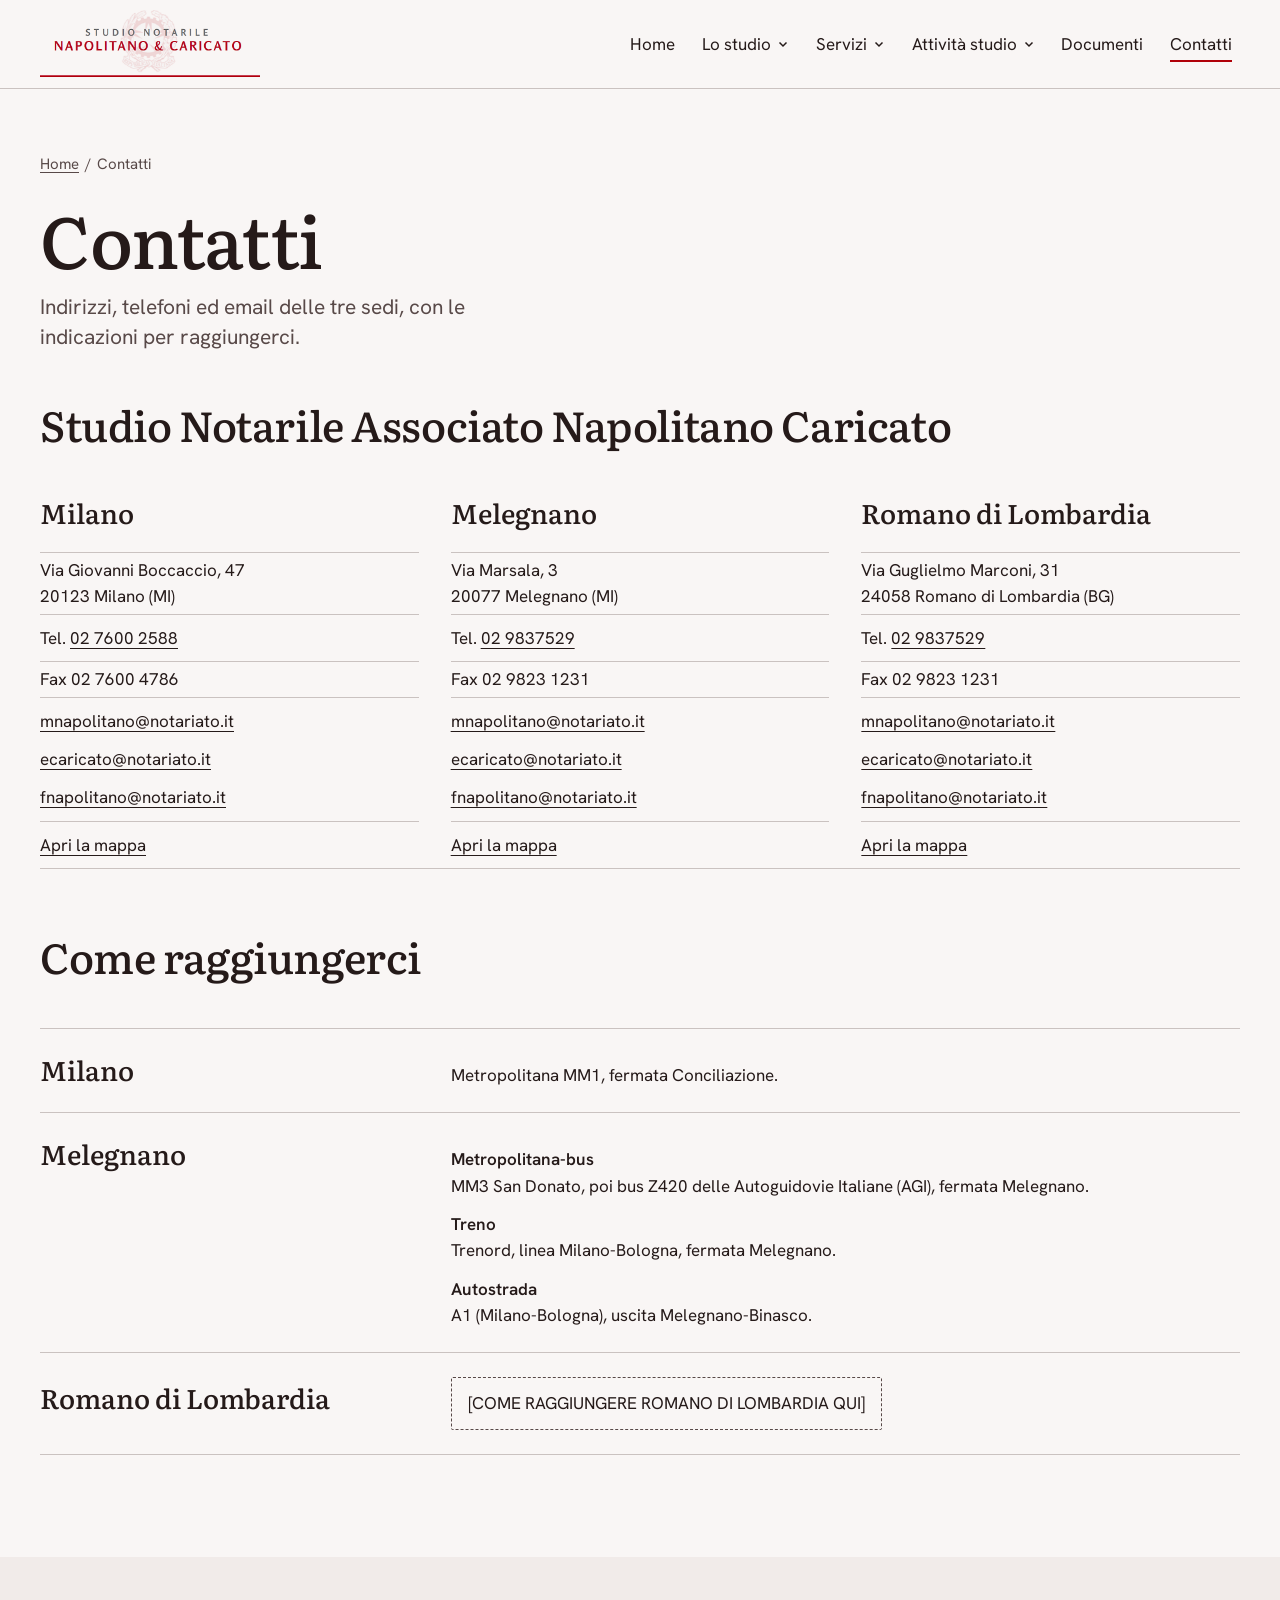
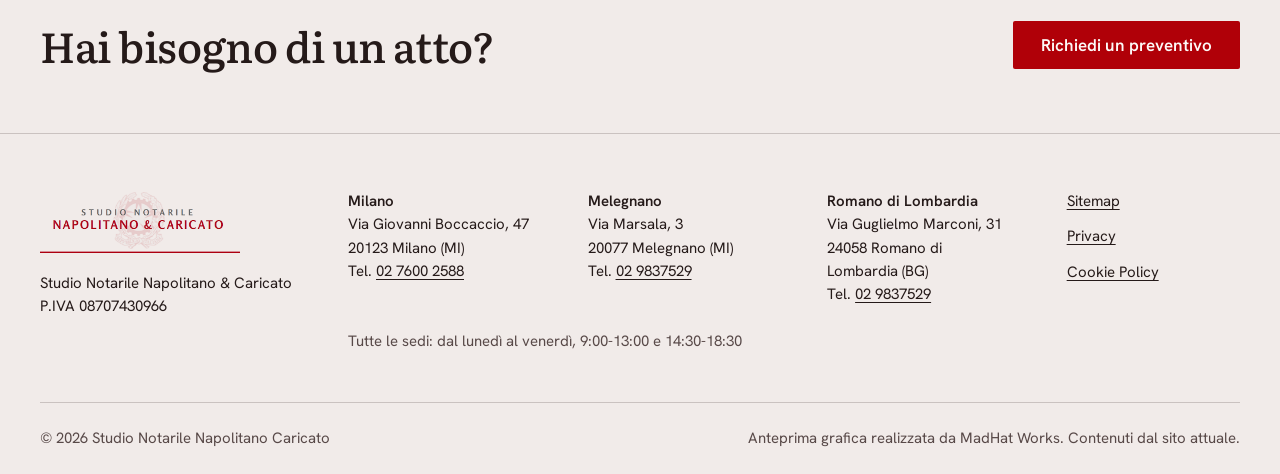
<file: contatti.html>
<!doctype html>
<html lang="it">
<head>
<meta charset="utf-8">
<meta name="viewport" content="width=device-width, initial-scale=1, viewport-fit=cover">
<title>Contatti | Studio Notarile Napolitano &amp; Caricato</title>
<meta name="description" content="Indirizzi, telefoni, fax ed email delle sedi di Milano, Melegnano e Romano di Lombardia dello Studio Notarile Napolitano &amp; Caricato.">
<meta name="robots" content="noindex">
<meta name="theme-color" content="#f9f6f4">
<meta property="og:type" content="website">
<meta property="og:title" content="Contatti | Studio Notarile Napolitano &amp; Caricato">
<meta property="og:description" content="Indirizzi, telefoni, fax ed email delle sedi di Milano, Melegnano e Romano di Lombardia dello Studio Notarile Napolitano &amp; Caricato.">
<link rel="icon" href="data:,">
<link rel="preload" href="assets/fonts/literata-latin-wght.woff2" as="font" type="font/woff2" crossorigin>
<link rel="stylesheet" href="css/style.css">
<link rel="stylesheet" href="css/info.css">
<script>document.documentElement.classList.add('js')</script>
<script src="js/site.js" defer></script>
</head>
<body>

<a class="skip" href="#main">Vai al contenuto</a>
<header class="site-header">
  <div class="wrap header-in">
    <a class="brand" href="index.html"><img src="assets/logo/logo-napolitano-caricato.png" width="339" height="112" alt="Studio Notarile Napolitano &amp; Caricato"></a>
    <button class="menu-toggle" type="button" aria-expanded="false" aria-controls="site-nav">Menu</button>
    <nav class="site-nav" id="site-nav" aria-label="Principale">
      <ul class="nav-list">
        <li><a href="index.html">Home</a></li>
        <li>
          <details class="nav-group">
            <summary>Lo studio <svg class="chev" width="12" height="12" viewBox="0 0 12 12" aria-hidden="true" focusable="false"><path d="M2.5 4.5 6 8l3.5-3.5" fill="none" stroke="currentColor" stroke-width="1.5"/></svg></summary>
            <ul>
              <li><a href="i-notai.html">I Notai</a></li>
              <li><a href="orari-ufficio.html">Orari Ufficio</a></li>
            </ul>
          </details>
        </li>
        <li>
          <details class="nav-group">
            <summary>Servizi <svg class="chev" width="12" height="12" viewBox="0 0 12 12" aria-hidden="true" focusable="false"><path d="M2.5 4.5 6 8l3.5-3.5" fill="none" stroke="currentColor" stroke-width="1.5"/></svg></summary>
            <ul>
              <li><a href="richiesta-copia-atti.html">Richiesta Copia atti</a></li>
              <li><a href="richiesta-preventivo.html">Richiesta Preventivo</a></li>
            </ul>
          </details>
        </li>
        <li>
          <details class="nav-group">
            <summary>Attività studio <svg class="chev" width="12" height="12" viewBox="0 0 12 12" aria-hidden="true" focusable="false"><path d="M2.5 4.5 6 8l3.5-3.5" fill="none" stroke="currentColor" stroke-width="1.5"/></svg></summary>
            <ul>
              <li><a href="attivita-studio.html#consulenza">Consulenza</a></li>
              <li><a href="attivita-studio.html#immobiliare">Immobiliare</a></li>
              <li><a href="attivita-studio.html#famiglia">Famiglia</a></li>
              <li><a href="attivita-studio.html#successioni">Successioni</a></li>
              <li><a href="attivita-studio.html#volontaria-giurisdizione">Volontaria Giurisdizione</a></li>
              <li><a href="attivita-studio.html#societa">Società</a></li>
              <li><a href="attivita-studio.html#varie">Varie</a></li>
            </ul>
          </details>
        </li>
        <li><a href="documenti.html">Documenti</a></li>
        <li><a href="contatti.html" aria-current="page">Contatti</a></li>
      </ul>
    </nav>
  </div>
</header>

<main id="main" tabindex="-1">

  <div class="wrap page-head">
    <nav class="crumbs" aria-label="Percorso">
      <a href="index.html">Home</a><span aria-hidden="true">/</span><span aria-current="page">Contatti</span>
    </nav>
    <h1>Contatti</h1>
    <p class="lead">Indirizzi, telefoni ed email delle tre sedi, con le indicazioni per raggiungerci.</p>
  </div>

  <section class="wrap contatti-page" aria-labelledby="studio-title">
    <h2 id="studio-title">Studio Notarile Associato Napolitano Caricato</h2>
    <div class="sedi-grid">
      <div class="sede">
        <h3>Milano</h3>
        <p>Via Giovanni Boccaccio, 47<br>20123 Milano (MI)</p>
        <p class="sede-tel">Tel. <a href="tel:+390276002588">02 7600 2588</a></p>
        <p>Fax 02 7600 4786</p>
        <ul class="sede-mail">
          <li><a href="mailto:mnapolitano@notariato.it">mnapolitano@notariato.it</a></li>
          <li><a href="mailto:ecaricato@notariato.it">ecaricato@notariato.it</a></li>
          <li><a href="mailto:fnapolitano@notariato.it">fnapolitano@notariato.it</a></li>
        </ul>
        <p class="sede-map"><a href="https://www.google.com/maps/search/?api=1&amp;query=Via%20Giovanni%20Boccaccio%2C%2047%20-%2020123%20Milano%20(MI)" target="_blank" rel="noopener">Apri la mappa<span class="vh"> della sede di Milano (si apre in una nuova scheda)</span></a></p>
      </div>
      <div class="sede">
        <h3>Melegnano</h3>
        <p>Via Marsala, 3<br>20077 Melegnano (MI)</p>
        <p class="sede-tel">Tel. <a href="tel:+39029837529">02 9837529</a></p>
        <p>Fax 02 9823 1231</p>
        <ul class="sede-mail">
          <li><a href="mailto:mnapolitano@notariato.it">mnapolitano@notariato.it</a></li>
          <li><a href="mailto:ecaricato@notariato.it">ecaricato@notariato.it</a></li>
          <li><a href="mailto:fnapolitano@notariato.it">fnapolitano@notariato.it</a></li>
        </ul>
        <p class="sede-map"><a href="https://www.google.com/maps/search/?api=1&amp;query=Via%20Marsala%2C%203%20-%2020077%20Melegnano%20(MI)" target="_blank" rel="noopener">Apri la mappa<span class="vh"> della sede di Melegnano (si apre in una nuova scheda)</span></a></p>
      </div>
      <div class="sede">
        <h3>Romano di Lombardia</h3>
        <p>Via Guglielmo Marconi, 31<br>24058 Romano di Lombardia&nbsp;(BG)</p>
        <p class="sede-tel">Tel. <a href="tel:+39029837529">02 9837529</a></p>
        <p>Fax 02 9823 1231</p>
        <ul class="sede-mail">
          <li><a href="mailto:mnapolitano@notariato.it">mnapolitano@notariato.it</a></li>
          <li><a href="mailto:ecaricato@notariato.it">ecaricato@notariato.it</a></li>
          <li><a href="mailto:fnapolitano@notariato.it">fnapolitano@notariato.it</a></li>
        </ul>
        <p class="sede-map"><a href="https://www.google.com/maps/search/?api=1&amp;query=Via%20Guglielmo%20Marconi%2C%2031%20-%2024058%20Romano%20di%20Lombardia%20(BG)" target="_blank" rel="noopener">Apri la mappa<span class="vh"> della sede di Romano di Lombardia (si apre in una nuova scheda)</span></a></p>
      </div>
    </div>
  </section>

  <section class="wrap come-page" aria-labelledby="come-title">
    <h2 id="come-title">Come raggiungerci</h2>
    <div class="come-rows">
      <div class="come-row">
        <h3>Milano</h3>
        <div>
          <p>Metropolitana MM1, fermata Conciliazione.</p>
        </div>
      </div>
      <div class="come-row">
        <h3>Melegnano</h3>
        <dl>
          <dt>Metropolitana-bus</dt>
          <dd>MM3 San Donato, poi bus Z420 delle Autoguidovie Italiane (AGI), fermata Melegnano.</dd>
          <dt>Treno</dt>
          <dd>Trenord, linea Milano-Bologna, fermata Melegnano.</dd>
          <dt>Autostrada</dt>
          <dd>A1 (Milano-Bologna), uscita Melegnano-Binasco.</dd>
        </dl>
      </div>
      <div class="come-row">
        <h3>Romano di Lombardia</h3>
        <div>
          <p class="todo">[COME RAGGIUNGERE ROMANO DI LOMBARDIA QUI]</p>
        </div>
      </div>
    </div>
  </section>

  <section class="cta-band" aria-labelledby="cta-title">
    <div class="wrap cta-band-in">
      <h2 id="cta-title">Hai bisogno di un atto?</h2>
      <a class="btn btn-primary" href="richiesta-preventivo.html">Richiedi un preventivo</a>
    </div>
  </section>

</main>

<footer class="site-footer">
  <div class="wrap footer-grid">
    <div class="f-brand">
      <img src="assets/logo/logo-napolitano-caricato.png" width="339" height="112" alt="" loading="lazy" decoding="async">
      <p>Studio Notarile Napolitano &amp; Caricato<br>P.IVA 08707430966</p>
    </div>
    <div class="f-sedi">
      <div>
        <p class="f-title">Milano</p>
        <p>Via Giovanni Boccaccio, 47<br>20123 Milano (MI)</p>
        <p>Tel. <a href="tel:+390276002588">02 7600 2588</a></p>
      </div>
      <div>
        <p class="f-title">Melegnano</p>
        <p>Via Marsala, 3<br>20077 Melegnano (MI)</p>
        <p>Tel. <a href="tel:+39029837529">02 9837529</a></p>
      </div>
      <div>
        <p class="f-title">Romano di Lombardia</p>
        <p>Via Guglielmo Marconi, 31<br>24058 Romano di Lombardia&nbsp;(BG)</p>
        <p>Tel. <a href="tel:+39029837529">02 9837529</a></p>
      </div>
      <p class="f-hours">Tutte le sedi: dal lunedì al venerdì, 9:00-13:00 e 14:30-18:30</p>
    </div>
    <ul class="f-legal">
      <li><a href="https://www.notaionapolitano.it/sitemap/33" target="_blank" rel="noopener">Sitemap<span class="vh"> (si apre in una nuova scheda)</span></a></li>
      <li><a href="https://www.notaionapolitano.it/informativa-sulla-privacy/38" target="_blank" rel="noopener">Privacy<span class="vh"> (si apre in una nuova scheda)</span></a></li>
      <li><a href="https://www.notaionapolitano.it/cookie-policy/59" target="_blank" rel="noopener">Cookie Policy<span class="vh"> (si apre in una nuova scheda)</span></a></li>
    </ul>
  </div>
  <div class="wrap f-bottom">
    <p>© 2026 Studio Notarile Napolitano Caricato</p>
    <p>Anteprima grafica realizzata da MadHat Works. Contenuti dal sito attuale.</p>
  </div>
</footer>

<div class="mobile-bar">
  <a class="btn btn-line" href="tel:+390276002588">Chiama Milano</a>
  <a class="btn btn-primary" href="richiesta-preventivo.html">Richiedi un preventivo</a>
</div>

</body>
</html>
</file>
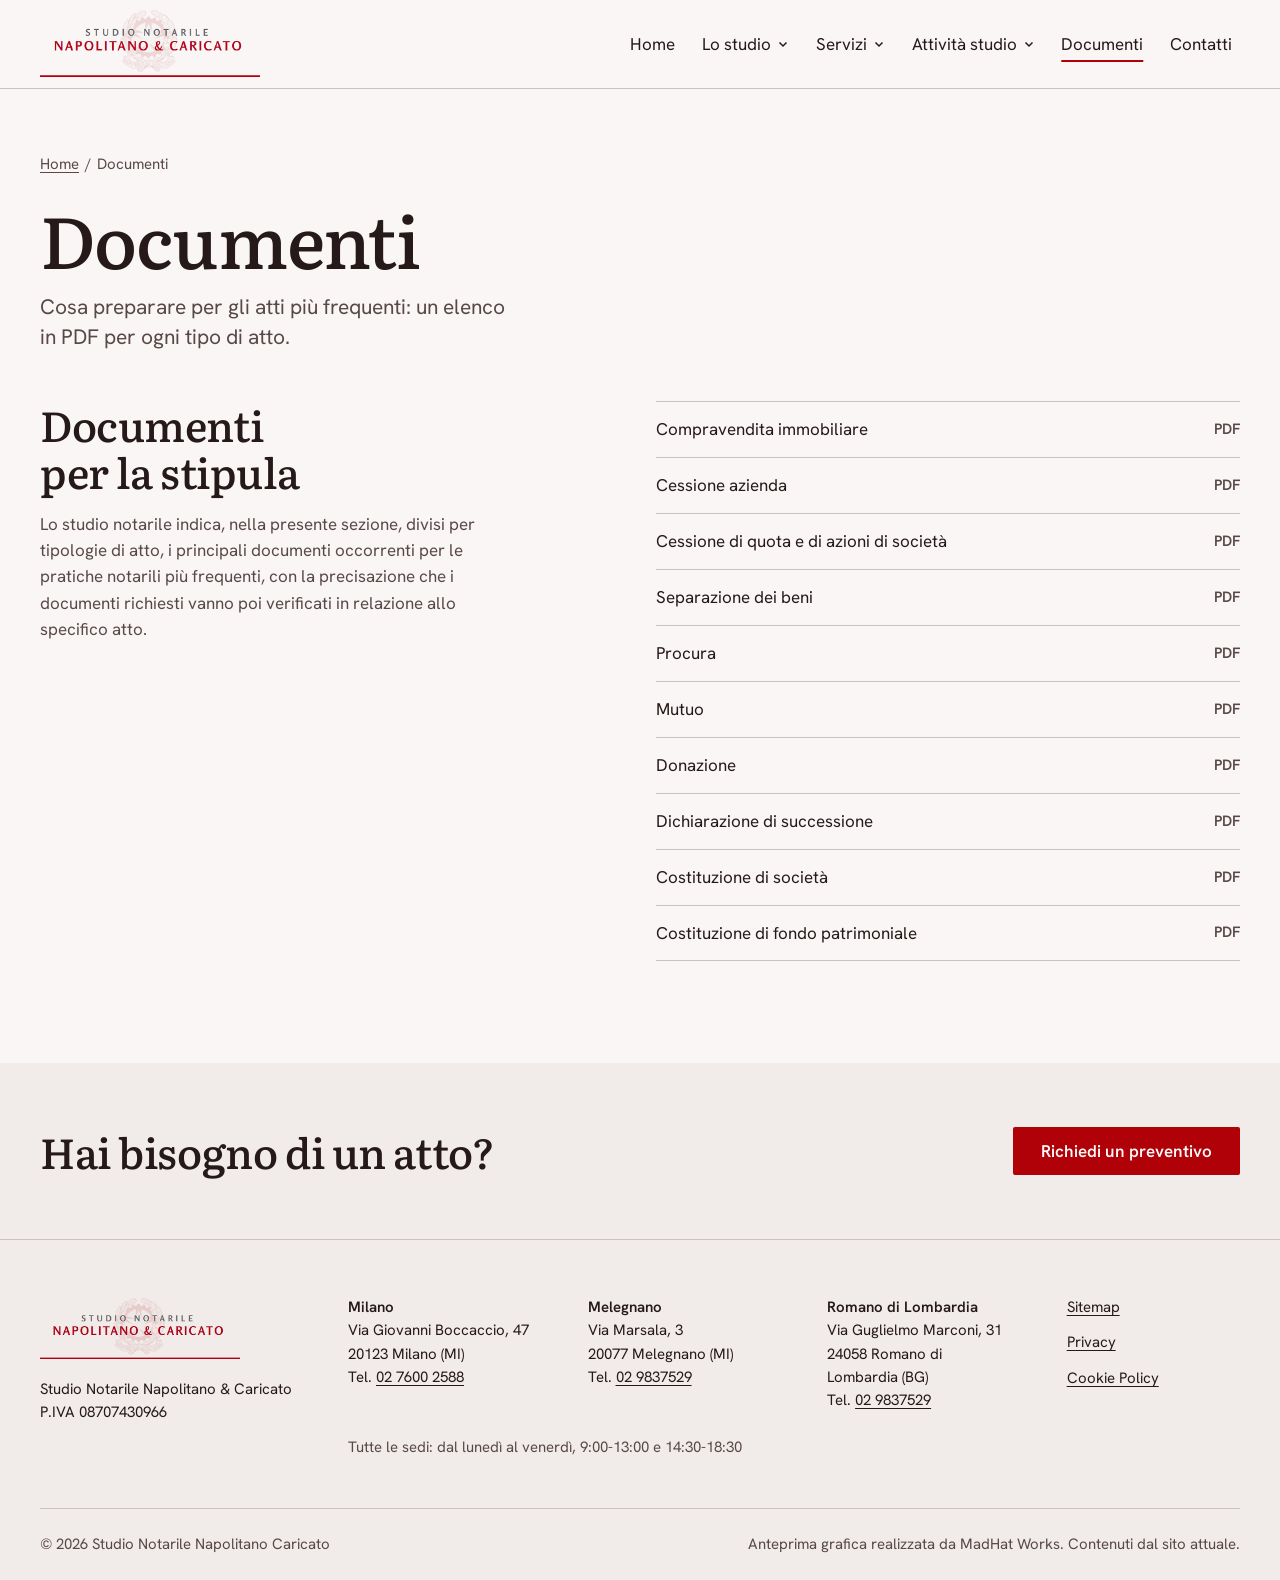
<file: documenti.html>
<!doctype html>
<html lang="it">
<head>
<meta charset="utf-8">
<meta name="viewport" content="width=device-width, initial-scale=1, viewport-fit=cover">
<title>Documenti | Studio Notarile Napolitano &amp; Caricato</title>
<meta name="description" content="Documenti per la stipula: elenco in PDF dei principali documenti per compravendita, mutuo, donazione, successione, società e altri atti.">
<meta name="robots" content="noindex">
<meta name="theme-color" content="#f9f6f4">
<meta property="og:type" content="website">
<meta property="og:title" content="Documenti | Studio Notarile Napolitano &amp; Caricato">
<meta property="og:description" content="Documenti per la stipula: elenco in PDF dei principali documenti per compravendita, mutuo, donazione, successione, società e altri atti.">
<link rel="icon" href="data:,">
<link rel="preload" href="assets/fonts/literata-latin-wght.woff2" as="font" type="font/woff2" crossorigin>
<link rel="stylesheet" href="css/style.css">
<link rel="stylesheet" href="css/info.css">
<script>document.documentElement.classList.add('js')</script>
<script src="js/site.js" defer></script>
</head>
<body>

<a class="skip" href="#main">Vai al contenuto</a>
<header class="site-header">
  <div class="wrap header-in">
    <a class="brand" href="index.html"><img src="assets/logo/logo-napolitano-caricato.png" width="339" height="112" alt="Studio Notarile Napolitano &amp; Caricato"></a>
    <button class="menu-toggle" type="button" aria-expanded="false" aria-controls="site-nav">Menu</button>
    <nav class="site-nav" id="site-nav" aria-label="Principale">
      <ul class="nav-list">
        <li><a href="index.html">Home</a></li>
        <li>
          <details class="nav-group">
            <summary>Lo studio <svg class="chev" width="12" height="12" viewBox="0 0 12 12" aria-hidden="true" focusable="false"><path d="M2.5 4.5 6 8l3.5-3.5" fill="none" stroke="currentColor" stroke-width="1.5"/></svg></summary>
            <ul>
              <li><a href="i-notai.html">I Notai</a></li>
              <li><a href="orari-ufficio.html">Orari Ufficio</a></li>
            </ul>
          </details>
        </li>
        <li>
          <details class="nav-group">
            <summary>Servizi <svg class="chev" width="12" height="12" viewBox="0 0 12 12" aria-hidden="true" focusable="false"><path d="M2.5 4.5 6 8l3.5-3.5" fill="none" stroke="currentColor" stroke-width="1.5"/></svg></summary>
            <ul>
              <li><a href="richiesta-copia-atti.html">Richiesta Copia atti</a></li>
              <li><a href="richiesta-preventivo.html">Richiesta Preventivo</a></li>
            </ul>
          </details>
        </li>
        <li>
          <details class="nav-group">
            <summary>Attività studio <svg class="chev" width="12" height="12" viewBox="0 0 12 12" aria-hidden="true" focusable="false"><path d="M2.5 4.5 6 8l3.5-3.5" fill="none" stroke="currentColor" stroke-width="1.5"/></svg></summary>
            <ul>
              <li><a href="attivita-studio.html#consulenza">Consulenza</a></li>
              <li><a href="attivita-studio.html#immobiliare">Immobiliare</a></li>
              <li><a href="attivita-studio.html#famiglia">Famiglia</a></li>
              <li><a href="attivita-studio.html#successioni">Successioni</a></li>
              <li><a href="attivita-studio.html#volontaria-giurisdizione">Volontaria Giurisdizione</a></li>
              <li><a href="attivita-studio.html#societa">Società</a></li>
              <li><a href="attivita-studio.html#varie">Varie</a></li>
            </ul>
          </details>
        </li>
        <li><a href="documenti.html" aria-current="page">Documenti</a></li>
        <li><a href="contatti.html">Contatti</a></li>
      </ul>
    </nav>
  </div>
</header>

<main id="main" tabindex="-1">

  <div class="wrap page-head">
    <nav class="crumbs" aria-label="Percorso">
      <a href="index.html">Home</a><span aria-hidden="true">/</span><span aria-current="page">Documenti</span>
    </nav>
    <h1>Documenti</h1>
    <p class="lead">Cosa preparare per gli atti più frequenti: un elenco in PDF per ogni tipo di atto.</p>
  </div>

  <section class="wrap docs-page" aria-labelledby="doc-title">
    <div class="docs-intro">
      <h2 id="doc-title">Documenti per la stipula</h2>
      <p>Lo studio notarile indica, nella presente sezione, divisi per tipologie di atto, i principali documenti occorrenti per le pratiche notarili più frequenti, con la precisazione che i documenti richiesti vanno poi verificati in relazione allo specifico atto.</p>
    </div>
    <ul class="doc-list">
      <li><a href="https://www.notaionapolitano.it/public/Documenti/compravendita-immobiliare.pdf" target="_blank" rel="noopener"><span>Compravendita immobiliare</span><span class="tag">PDF<span class="vh"> (si apre in una nuova scheda)</span></span></a></li>
      <li><a href="https://www.notaionapolitano.it/public/Documenti/cessione-azienda.pdf" target="_blank" rel="noopener"><span>Cessione azienda</span><span class="tag">PDF<span class="vh"> (si apre in una nuova scheda)</span></span></a></li>
      <li><a href="https://www.notaionapolitano.it/public/Documenti/cessione-di-quota-e-di-azioni-di-societa.pdf" target="_blank" rel="noopener"><span>Cessione di quota e di azioni di società</span><span class="tag">PDF<span class="vh"> (si apre in una nuova scheda)</span></span></a></li>
      <li><a href="https://www.notaionapolitano.it/public/Documenti/separazione-dei-beni.pdf" target="_blank" rel="noopener"><span>Separazione dei beni</span><span class="tag">PDF<span class="vh"> (si apre in una nuova scheda)</span></span></a></li>
      <li><a href="https://www.notaionapolitano.it/public/Documenti/procura.pdf" target="_blank" rel="noopener"><span>Procura</span><span class="tag">PDF<span class="vh"> (si apre in una nuova scheda)</span></span></a></li>
      <li><a href="https://www.notaionapolitano.it/public/Documenti/mutuo.pdf" target="_blank" rel="noopener"><span>Mutuo</span><span class="tag">PDF<span class="vh"> (si apre in una nuova scheda)</span></span></a></li>
      <li><a href="https://www.notaionapolitano.it/public/Documenti/donazione.pdf" target="_blank" rel="noopener"><span>Donazione</span><span class="tag">PDF<span class="vh"> (si apre in una nuova scheda)</span></span></a></li>
      <li><a href="https://www.notaionapolitano.it/public/Documenti/dichiarazione-di-successione.pdf" target="_blank" rel="noopener"><span>Dichiarazione di successione</span><span class="tag">PDF<span class="vh"> (si apre in una nuova scheda)</span></span></a></li>
      <li><a href="https://www.notaionapolitano.it/public/Documenti/costituzione-di-societa.pdf" target="_blank" rel="noopener"><span>Costituzione di società</span><span class="tag">PDF<span class="vh"> (si apre in una nuova scheda)</span></span></a></li>
      <li><a href="https://www.notaionapolitano.it/public/Documenti/costituzione-di-fondo-patrimoniale.pdf" target="_blank" rel="noopener"><span>Costituzione di fondo patrimoniale</span><span class="tag">PDF<span class="vh"> (si apre in una nuova scheda)</span></span></a></li>
    </ul>
  </section>

  <section class="cta-band" aria-labelledby="cta-title">
    <div class="wrap cta-band-in">
      <h2 id="cta-title">Hai bisogno di un atto?</h2>
      <a class="btn btn-primary" href="richiesta-preventivo.html">Richiedi un preventivo</a>
    </div>
  </section>

</main>

<footer class="site-footer">
  <div class="wrap footer-grid">
    <div class="f-brand">
      <img src="assets/logo/logo-napolitano-caricato.png" width="339" height="112" alt="" loading="lazy" decoding="async">
      <p>Studio Notarile Napolitano &amp; Caricato<br>P.IVA 08707430966</p>
    </div>
    <div class="f-sedi">
      <div>
        <p class="f-title">Milano</p>
        <p>Via Giovanni Boccaccio, 47<br>20123 Milano (MI)</p>
        <p>Tel. <a href="tel:+390276002588">02 7600 2588</a></p>
      </div>
      <div>
        <p class="f-title">Melegnano</p>
        <p>Via Marsala, 3<br>20077 Melegnano (MI)</p>
        <p>Tel. <a href="tel:+39029837529">02 9837529</a></p>
      </div>
      <div>
        <p class="f-title">Romano di Lombardia</p>
        <p>Via Guglielmo Marconi, 31<br>24058 Romano di Lombardia&nbsp;(BG)</p>
        <p>Tel. <a href="tel:+39029837529">02 9837529</a></p>
      </div>
      <p class="f-hours">Tutte le sedi: dal lunedì al venerdì, 9:00-13:00 e 14:30-18:30</p>
    </div>
    <ul class="f-legal">
      <li><a href="https://www.notaionapolitano.it/sitemap/33" target="_blank" rel="noopener">Sitemap<span class="vh"> (si apre in una nuova scheda)</span></a></li>
      <li><a href="https://www.notaionapolitano.it/informativa-sulla-privacy/38" target="_blank" rel="noopener">Privacy<span class="vh"> (si apre in una nuova scheda)</span></a></li>
      <li><a href="https://www.notaionapolitano.it/cookie-policy/59" target="_blank" rel="noopener">Cookie Policy<span class="vh"> (si apre in una nuova scheda)</span></a></li>
    </ul>
  </div>
  <div class="wrap f-bottom">
    <p>© 2026 Studio Notarile Napolitano Caricato</p>
    <p>Anteprima grafica realizzata da MadHat Works. Contenuti dal sito attuale.</p>
  </div>
</footer>

<div class="mobile-bar">
  <a class="btn btn-line" href="tel:+390276002588">Chiama Milano</a>
  <a class="btn btn-primary" href="richiesta-preventivo.html">Richiedi un preventivo</a>
</div>

</body>
</html>
</file>
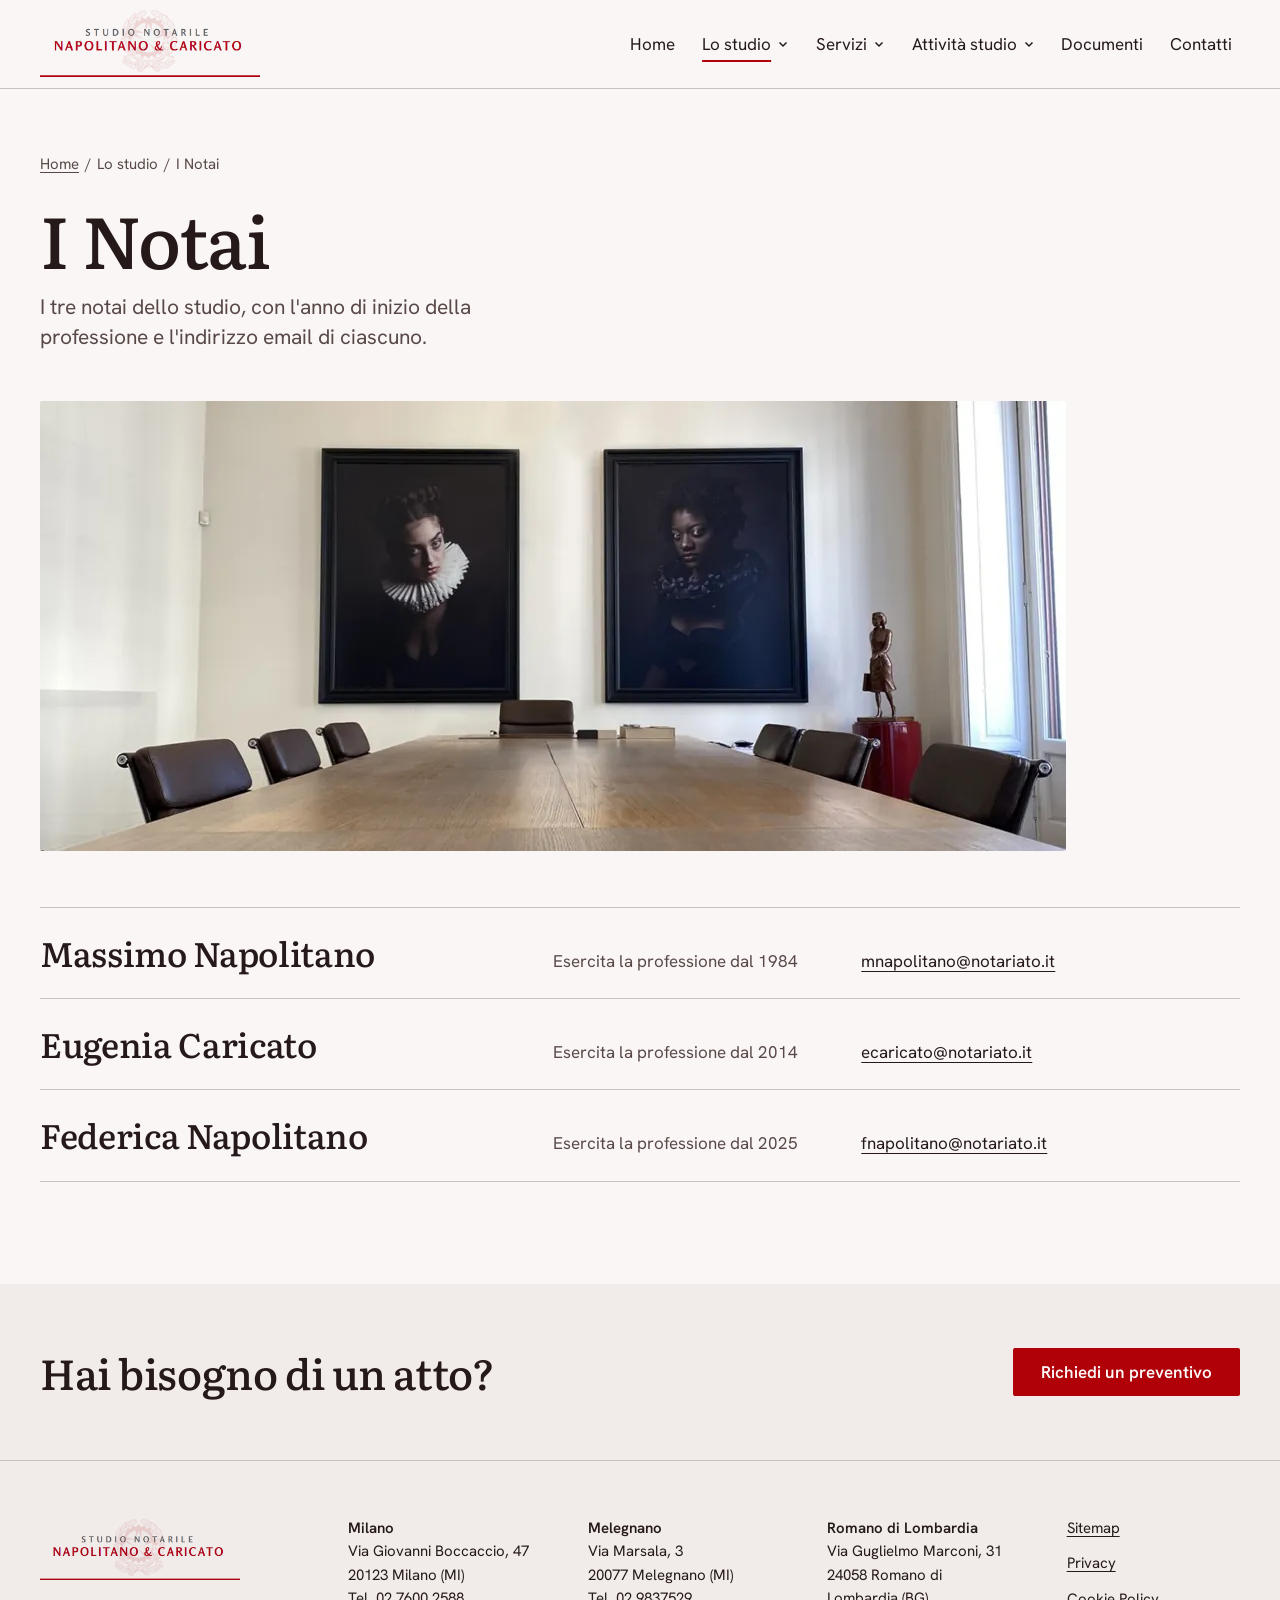
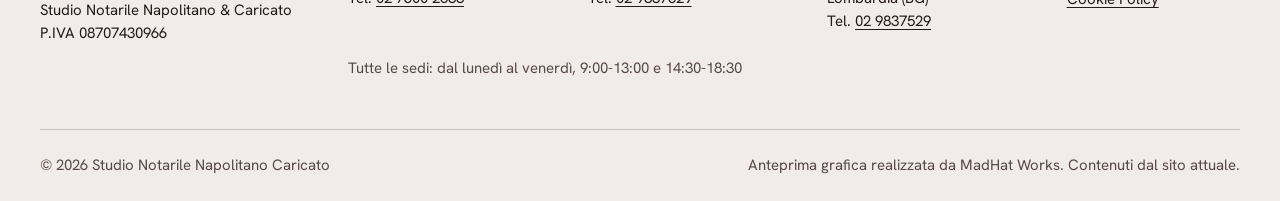
<file: i-notai.html>
<!doctype html>
<html lang="it">
<head>
<meta charset="utf-8">
<meta name="viewport" content="width=device-width, initial-scale=1, viewport-fit=cover">
<title>I Notai | Studio Notarile Napolitano &amp; Caricato</title>
<meta name="description" content="Massimo Napolitano, Eugenia Caricato e Federica Napolitano: i notai dello studio, con l'anno di inizio della professione e l'email.">
<meta name="robots" content="noindex">
<meta name="theme-color" content="#f9f6f4">
<meta property="og:type" content="website">
<meta property="og:title" content="I Notai | Studio Notarile Napolitano &amp; Caricato">
<meta property="og:description" content="Massimo Napolitano, Eugenia Caricato e Federica Napolitano: i notai dello studio, con l'anno di inizio della professione e l'email.">
<link rel="icon" href="data:,">
<link rel="preload" href="assets/fonts/literata-latin-wght.woff2" as="font" type="font/woff2" crossorigin>
<link rel="stylesheet" href="css/style.css">
<link rel="stylesheet" href="css/info.css">
<script>document.documentElement.classList.add('js')</script>
<script src="js/site.js" defer></script>
</head>
<body>

<a class="skip" href="#main">Vai al contenuto</a>
<header class="site-header">
  <div class="wrap header-in">
    <a class="brand" href="index.html"><img src="assets/logo/logo-napolitano-caricato.png" width="339" height="112" alt="Studio Notarile Napolitano &amp; Caricato"></a>
    <button class="menu-toggle" type="button" aria-expanded="false" aria-controls="site-nav">Menu</button>
    <nav class="site-nav" id="site-nav" aria-label="Principale">
      <ul class="nav-list">
        <li><a href="index.html">Home</a></li>
        <li>
          <details class="nav-group">
            <summary>Lo studio <svg class="chev" width="12" height="12" viewBox="0 0 12 12" aria-hidden="true" focusable="false"><path d="M2.5 4.5 6 8l3.5-3.5" fill="none" stroke="currentColor" stroke-width="1.5"/></svg></summary>
            <ul>
              <li><a href="i-notai.html" aria-current="page">I Notai</a></li>
              <li><a href="orari-ufficio.html">Orari Ufficio</a></li>
            </ul>
          </details>
        </li>
        <li>
          <details class="nav-group">
            <summary>Servizi <svg class="chev" width="12" height="12" viewBox="0 0 12 12" aria-hidden="true" focusable="false"><path d="M2.5 4.5 6 8l3.5-3.5" fill="none" stroke="currentColor" stroke-width="1.5"/></svg></summary>
            <ul>
              <li><a href="richiesta-copia-atti.html">Richiesta Copia atti</a></li>
              <li><a href="richiesta-preventivo.html">Richiesta Preventivo</a></li>
            </ul>
          </details>
        </li>
        <li>
          <details class="nav-group">
            <summary>Attività studio <svg class="chev" width="12" height="12" viewBox="0 0 12 12" aria-hidden="true" focusable="false"><path d="M2.5 4.5 6 8l3.5-3.5" fill="none" stroke="currentColor" stroke-width="1.5"/></svg></summary>
            <ul>
              <li><a href="attivita-studio.html#consulenza">Consulenza</a></li>
              <li><a href="attivita-studio.html#immobiliare">Immobiliare</a></li>
              <li><a href="attivita-studio.html#famiglia">Famiglia</a></li>
              <li><a href="attivita-studio.html#successioni">Successioni</a></li>
              <li><a href="attivita-studio.html#volontaria-giurisdizione">Volontaria Giurisdizione</a></li>
              <li><a href="attivita-studio.html#societa">Società</a></li>
              <li><a href="attivita-studio.html#varie">Varie</a></li>
            </ul>
          </details>
        </li>
        <li><a href="documenti.html">Documenti</a></li>
        <li><a href="contatti.html">Contatti</a></li>
      </ul>
    </nav>
  </div>
</header>

<main id="main" tabindex="-1">

  <div class="wrap page-head">
    <nav class="crumbs" aria-label="Percorso">
      <a href="index.html">Home</a><span aria-hidden="true">/</span>Lo studio<span aria-hidden="true">/</span><span aria-current="page">I Notai</span>
    </nav>
    <h1>I Notai</h1>
    <p class="lead">I tre notai dello studio, con l'anno di inizio della professione e l'indirizzo email di ciascuno.</p>
  </div>

  <section class="wrap notai-page" aria-label="I notai dello studio">
    <figure class="notai-photo">
      <img src="assets/img/sala-riunioni.webp" width="1026" height="450" decoding="async"
           alt="Sala riunioni con grande tavolo in legno, sedie in pelle e due ritratti fotografici alla parete">
    </figure>
    <ul class="notai-rows">
      <li>
        <h2>Massimo Napolitano</h2>
        <p class="since">Esercita la professione dal 1984</p>
        <p class="mail"><a href="mailto:mnapolitano@notariato.it">mnapolitano@notariato.it</a></p>
      </li>
      <li>
        <h2>Eugenia Caricato</h2>
        <p class="since">Esercita la professione dal 2014</p>
        <p class="mail"><a href="mailto:ecaricato@notariato.it">ecaricato@notariato.it</a></p>
      </li>
      <li>
        <h2>Federica Napolitano</h2>
        <p class="since">Esercita la professione dal 2025</p>
        <p class="mail"><a href="mailto:fnapolitano@notariato.it">fnapolitano@notariato.it</a></p>
      </li>
    </ul>
  </section>

  <section class="cta-band" aria-labelledby="cta-title">
    <div class="wrap cta-band-in">
      <h2 id="cta-title">Hai bisogno di un atto?</h2>
      <a class="btn btn-primary" href="richiesta-preventivo.html">Richiedi un preventivo</a>
    </div>
  </section>

</main>

<footer class="site-footer">
  <div class="wrap footer-grid">
    <div class="f-brand">
      <img src="assets/logo/logo-napolitano-caricato.png" width="339" height="112" alt="" loading="lazy" decoding="async">
      <p>Studio Notarile Napolitano &amp; Caricato<br>P.IVA 08707430966</p>
    </div>
    <div class="f-sedi">
      <div>
        <p class="f-title">Milano</p>
        <p>Via Giovanni Boccaccio, 47<br>20123 Milano (MI)</p>
        <p>Tel. <a href="tel:+390276002588">02 7600 2588</a></p>
      </div>
      <div>
        <p class="f-title">Melegnano</p>
        <p>Via Marsala, 3<br>20077 Melegnano (MI)</p>
        <p>Tel. <a href="tel:+39029837529">02 9837529</a></p>
      </div>
      <div>
        <p class="f-title">Romano di Lombardia</p>
        <p>Via Guglielmo Marconi, 31<br>24058 Romano di Lombardia&nbsp;(BG)</p>
        <p>Tel. <a href="tel:+39029837529">02 9837529</a></p>
      </div>
      <p class="f-hours">Tutte le sedi: dal lunedì al venerdì, 9:00-13:00 e 14:30-18:30</p>
    </div>
    <ul class="f-legal">
      <li><a href="https://www.notaionapolitano.it/sitemap/33" target="_blank" rel="noopener">Sitemap<span class="vh"> (si apre in una nuova scheda)</span></a></li>
      <li><a href="https://www.notaionapolitano.it/informativa-sulla-privacy/38" target="_blank" rel="noopener">Privacy<span class="vh"> (si apre in una nuova scheda)</span></a></li>
      <li><a href="https://www.notaionapolitano.it/cookie-policy/59" target="_blank" rel="noopener">Cookie Policy<span class="vh"> (si apre in una nuova scheda)</span></a></li>
    </ul>
  </div>
  <div class="wrap f-bottom">
    <p>© 2026 Studio Notarile Napolitano Caricato</p>
    <p>Anteprima grafica realizzata da MadHat Works. Contenuti dal sito attuale.</p>
  </div>
</footer>

<div class="mobile-bar">
  <a class="btn btn-line" href="tel:+390276002588">Chiama Milano</a>
  <a class="btn btn-primary" href="richiesta-preventivo.html">Richiedi un preventivo</a>
</div>

</body>
</html>
</file>
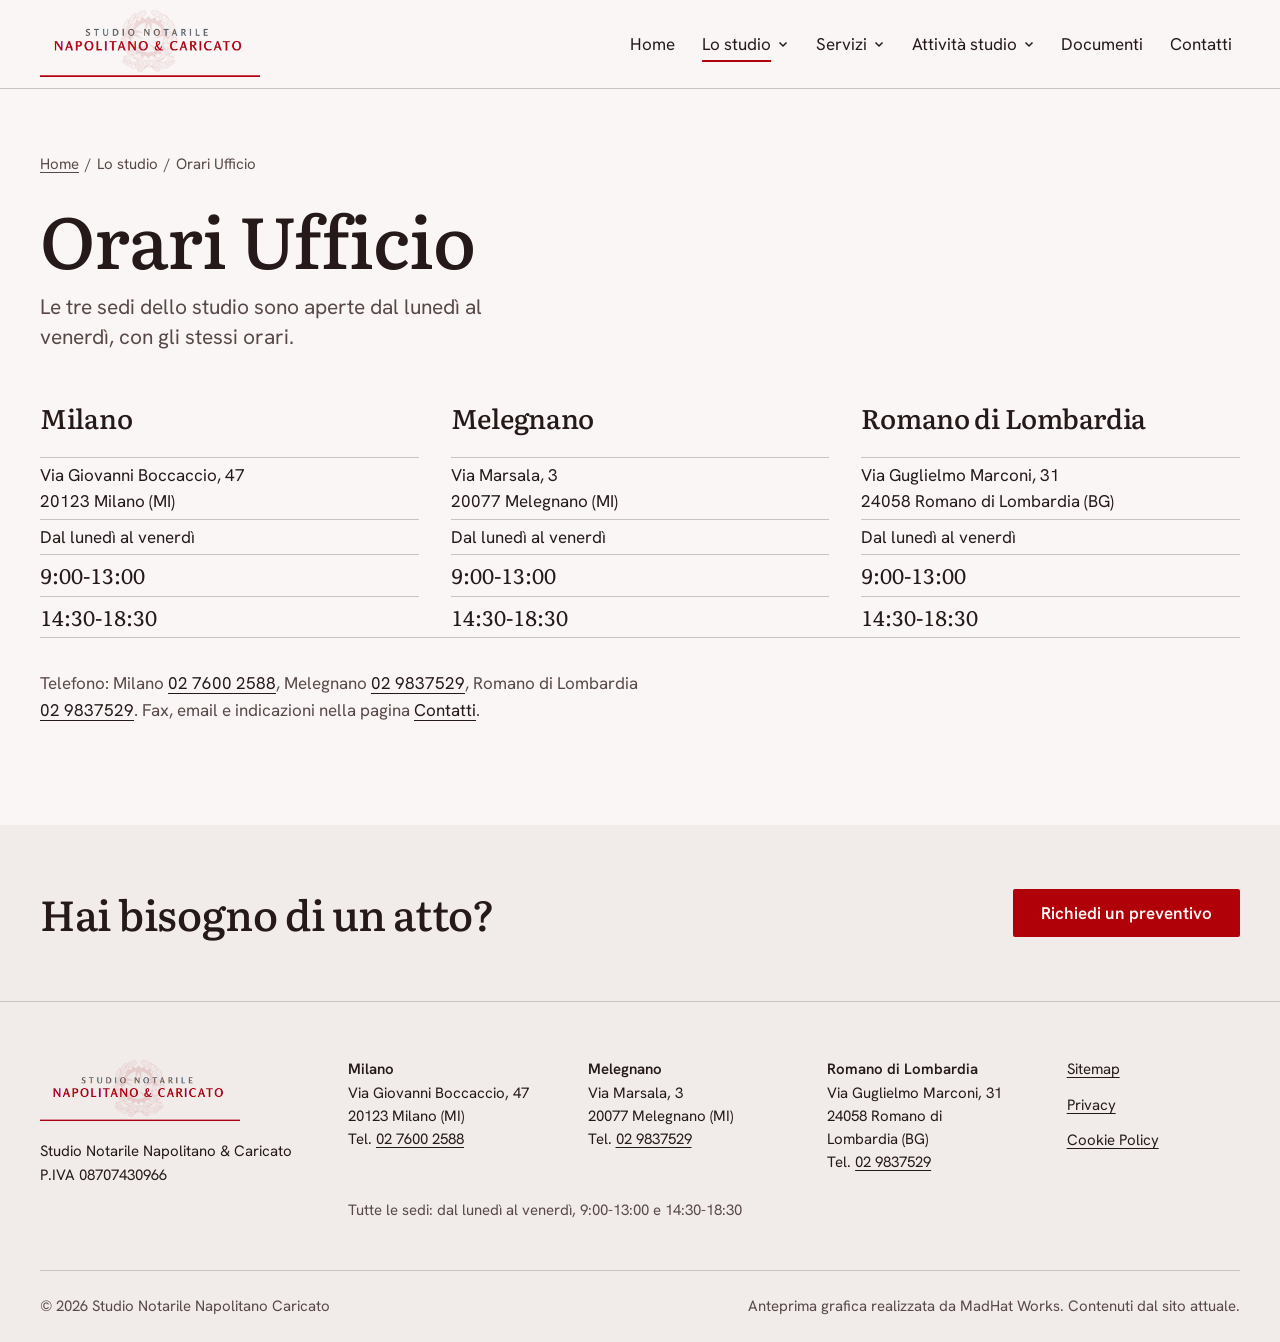
<file: orari-ufficio.html>
<!doctype html>
<html lang="it">
<head>
<meta charset="utf-8">
<meta name="viewport" content="width=device-width, initial-scale=1, viewport-fit=cover">
<title>Orari Ufficio | Studio Notarile Napolitano &amp; Caricato</title>
<meta name="description" content="Orari delle sedi di Milano, Melegnano e Romano di Lombardia dello Studio Notarile Napolitano &amp; Caricato: dal lunedì al venerdì, 9:00-13:00 e 14:30-18:30.">
<meta name="robots" content="noindex">
<meta name="theme-color" content="#f9f6f4">
<meta property="og:type" content="website">
<meta property="og:title" content="Orari Ufficio | Studio Notarile Napolitano &amp; Caricato">
<meta property="og:description" content="Orari delle sedi di Milano, Melegnano e Romano di Lombardia dello Studio Notarile Napolitano &amp; Caricato: dal lunedì al venerdì, 9:00-13:00 e 14:30-18:30.">
<link rel="icon" href="data:,">
<link rel="preload" href="assets/fonts/literata-latin-wght.woff2" as="font" type="font/woff2" crossorigin>
<link rel="stylesheet" href="css/style.css">
<link rel="stylesheet" href="css/info.css">
<script>document.documentElement.classList.add('js')</script>
<script src="js/site.js" defer></script>
</head>
<body>

<a class="skip" href="#main">Vai al contenuto</a>
<header class="site-header">
  <div class="wrap header-in">
    <a class="brand" href="index.html"><img src="assets/logo/logo-napolitano-caricato.png" width="339" height="112" alt="Studio Notarile Napolitano &amp; Caricato"></a>
    <button class="menu-toggle" type="button" aria-expanded="false" aria-controls="site-nav">Menu</button>
    <nav class="site-nav" id="site-nav" aria-label="Principale">
      <ul class="nav-list">
        <li><a href="index.html">Home</a></li>
        <li>
          <details class="nav-group">
            <summary>Lo studio <svg class="chev" width="12" height="12" viewBox="0 0 12 12" aria-hidden="true" focusable="false"><path d="M2.5 4.5 6 8l3.5-3.5" fill="none" stroke="currentColor" stroke-width="1.5"/></svg></summary>
            <ul>
              <li><a href="i-notai.html">I Notai</a></li>
              <li><a href="orari-ufficio.html" aria-current="page">Orari Ufficio</a></li>
            </ul>
          </details>
        </li>
        <li>
          <details class="nav-group">
            <summary>Servizi <svg class="chev" width="12" height="12" viewBox="0 0 12 12" aria-hidden="true" focusable="false"><path d="M2.5 4.5 6 8l3.5-3.5" fill="none" stroke="currentColor" stroke-width="1.5"/></svg></summary>
            <ul>
              <li><a href="richiesta-copia-atti.html">Richiesta Copia atti</a></li>
              <li><a href="richiesta-preventivo.html">Richiesta Preventivo</a></li>
            </ul>
          </details>
        </li>
        <li>
          <details class="nav-group">
            <summary>Attività studio <svg class="chev" width="12" height="12" viewBox="0 0 12 12" aria-hidden="true" focusable="false"><path d="M2.5 4.5 6 8l3.5-3.5" fill="none" stroke="currentColor" stroke-width="1.5"/></svg></summary>
            <ul>
              <li><a href="attivita-studio.html#consulenza">Consulenza</a></li>
              <li><a href="attivita-studio.html#immobiliare">Immobiliare</a></li>
              <li><a href="attivita-studio.html#famiglia">Famiglia</a></li>
              <li><a href="attivita-studio.html#successioni">Successioni</a></li>
              <li><a href="attivita-studio.html#volontaria-giurisdizione">Volontaria Giurisdizione</a></li>
              <li><a href="attivita-studio.html#societa">Società</a></li>
              <li><a href="attivita-studio.html#varie">Varie</a></li>
            </ul>
          </details>
        </li>
        <li><a href="documenti.html">Documenti</a></li>
        <li><a href="contatti.html">Contatti</a></li>
      </ul>
    </nav>
  </div>
</header>

<main id="main" tabindex="-1">

  <div class="wrap page-head">
    <nav class="crumbs" aria-label="Percorso">
      <a href="index.html">Home</a><span aria-hidden="true">/</span>Lo studio<span aria-hidden="true">/</span><span aria-current="page">Orari Ufficio</span>
    </nav>
    <h1>Orari Ufficio</h1>
    <p class="lead">Le tre sedi dello studio sono aperte dal lunedì al venerdì, con gli stessi orari.</p>
  </div>

  <section class="wrap orari-page" aria-label="Orari delle sedi">
    <div class="sedi-grid">
      <div class="sede">
        <h2>Milano</h2>
        <p>Via Giovanni Boccaccio, 47<br>20123 Milano (MI)</p>
        <p class="days">Dal lunedì al venerdì</p>
        <p class="slot">9:00-13:00</p>
        <p class="slot">14:30-18:30</p>
      </div>
      <div class="sede">
        <h2>Melegnano</h2>
        <p>Via Marsala, 3<br>20077 Melegnano (MI)</p>
        <p class="days">Dal lunedì al venerdì</p>
        <p class="slot">9:00-13:00</p>
        <p class="slot">14:30-18:30</p>
      </div>
      <div class="sede">
        <h2>Romano di Lombardia</h2>
        <p>Via Guglielmo Marconi, 31<br>24058 Romano di Lombardia&nbsp;(BG)</p>
        <p class="days">Dal lunedì al venerdì</p>
        <p class="slot">9:00-13:00</p>
        <p class="slot">14:30-18:30</p>
      </div>
    </div>
    <p class="orari-note">Telefono: Milano <a href="tel:+390276002588">02 7600 2588</a>, Melegnano <a href="tel:+39029837529">02 9837529</a>, Romano di Lombardia <a href="tel:+39029837529">02 9837529</a>. Fax, email e indicazioni nella pagina <a href="contatti.html">Contatti</a>.</p>
  </section>

  <section class="cta-band" aria-labelledby="cta-title">
    <div class="wrap cta-band-in">
      <h2 id="cta-title">Hai bisogno di un atto?</h2>
      <a class="btn btn-primary" href="richiesta-preventivo.html">Richiedi un preventivo</a>
    </div>
  </section>

</main>

<footer class="site-footer">
  <div class="wrap footer-grid">
    <div class="f-brand">
      <img src="assets/logo/logo-napolitano-caricato.png" width="339" height="112" alt="" loading="lazy" decoding="async">
      <p>Studio Notarile Napolitano &amp; Caricato<br>P.IVA 08707430966</p>
    </div>
    <div class="f-sedi">
      <div>
        <p class="f-title">Milano</p>
        <p>Via Giovanni Boccaccio, 47<br>20123 Milano (MI)</p>
        <p>Tel. <a href="tel:+390276002588">02 7600 2588</a></p>
      </div>
      <div>
        <p class="f-title">Melegnano</p>
        <p>Via Marsala, 3<br>20077 Melegnano (MI)</p>
        <p>Tel. <a href="tel:+39029837529">02 9837529</a></p>
      </div>
      <div>
        <p class="f-title">Romano di Lombardia</p>
        <p>Via Guglielmo Marconi, 31<br>24058 Romano di Lombardia&nbsp;(BG)</p>
        <p>Tel. <a href="tel:+39029837529">02 9837529</a></p>
      </div>
      <p class="f-hours">Tutte le sedi: dal lunedì al venerdì, 9:00-13:00 e 14:30-18:30</p>
    </div>
    <ul class="f-legal">
      <li><a href="https://www.notaionapolitano.it/sitemap/33" target="_blank" rel="noopener">Sitemap<span class="vh"> (si apre in una nuova scheda)</span></a></li>
      <li><a href="https://www.notaionapolitano.it/informativa-sulla-privacy/38" target="_blank" rel="noopener">Privacy<span class="vh"> (si apre in una nuova scheda)</span></a></li>
      <li><a href="https://www.notaionapolitano.it/cookie-policy/59" target="_blank" rel="noopener">Cookie Policy<span class="vh"> (si apre in una nuova scheda)</span></a></li>
    </ul>
  </div>
  <div class="wrap f-bottom">
    <p>© 2026 Studio Notarile Napolitano Caricato</p>
    <p>Anteprima grafica realizzata da MadHat Works. Contenuti dal sito attuale.</p>
  </div>
</footer>

<div class="mobile-bar">
  <a class="btn btn-line" href="tel:+390276002588">Chiama Milano</a>
  <a class="btn btn-primary" href="richiesta-preventivo.html">Richiedi un preventivo</a>
</div>

</body>
</html>
</file>
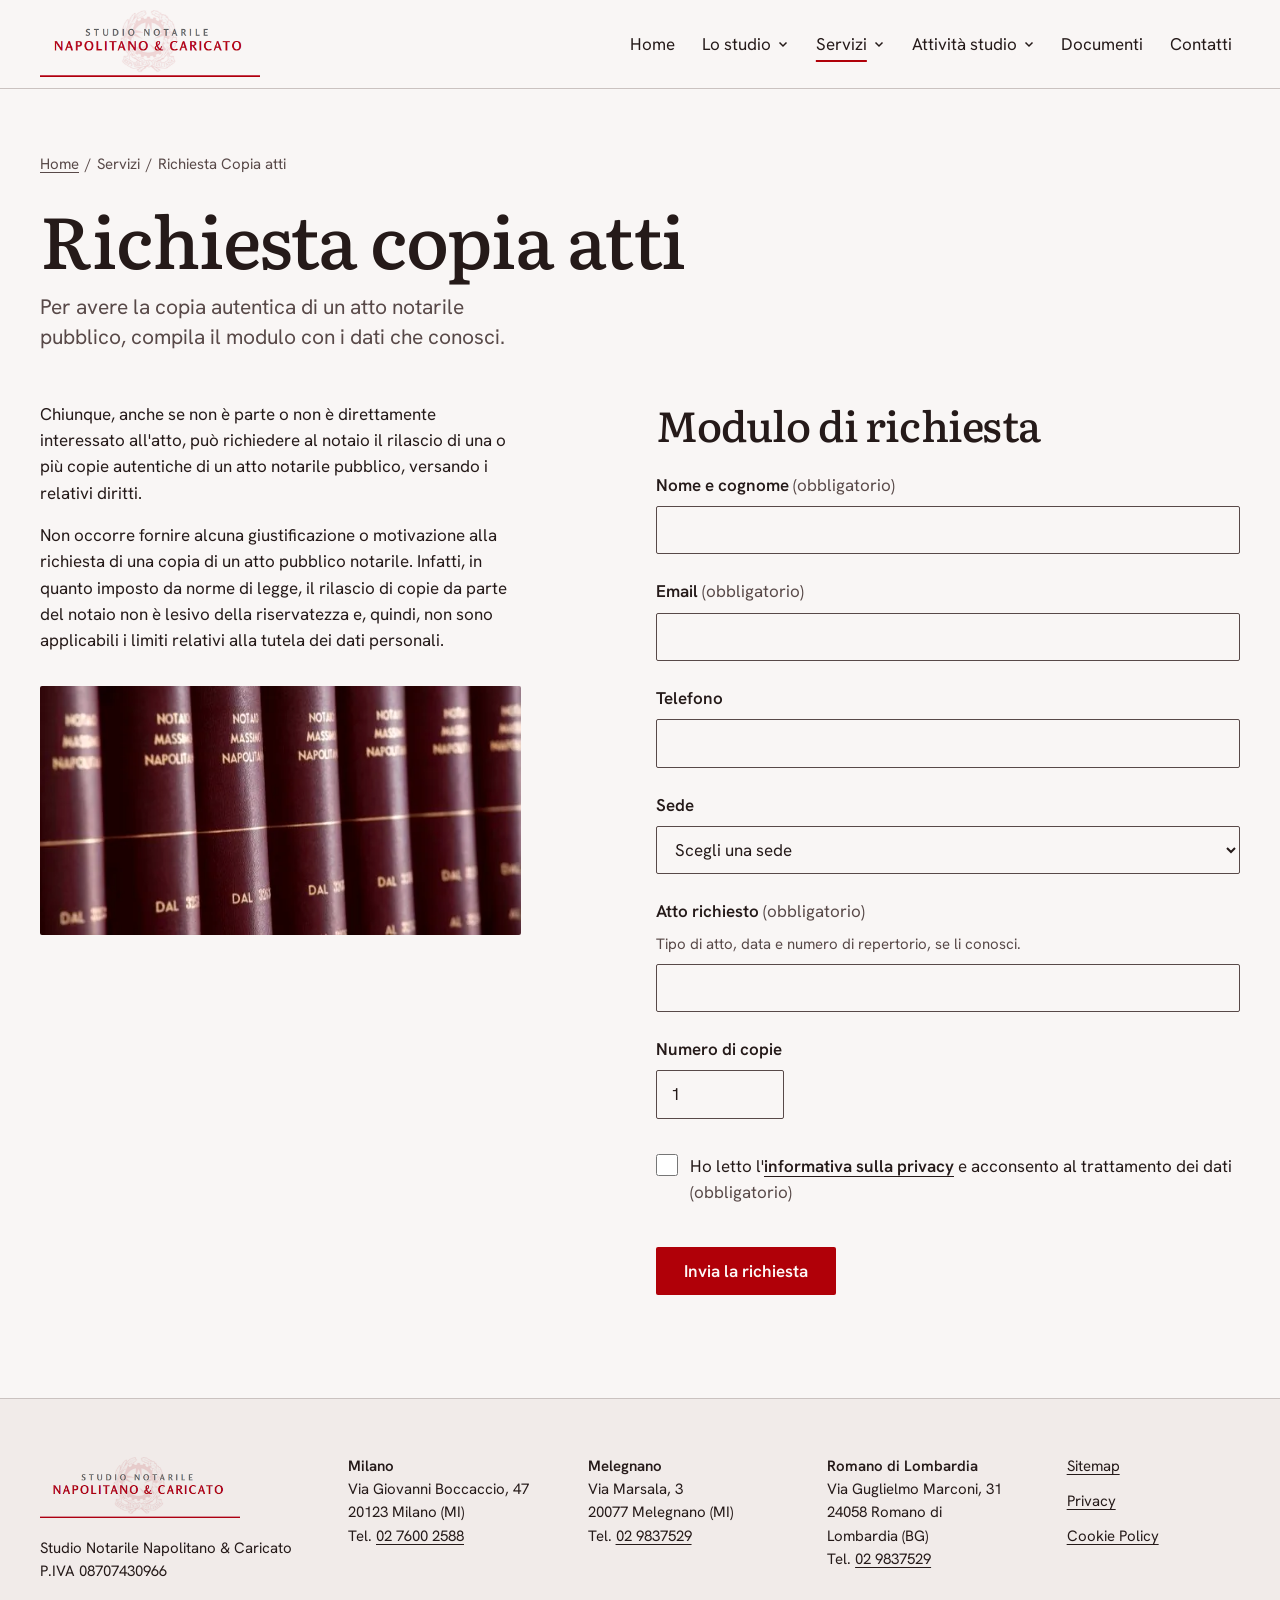
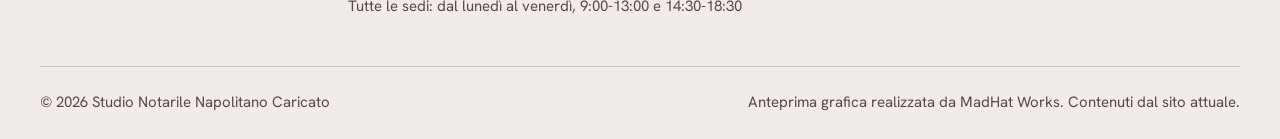
<file: richiesta-copia-atti.html>
<!doctype html>
<html lang="it">
<head>
<meta charset="utf-8">
<meta name="viewport" content="width=device-width, initial-scale=1, viewport-fit=cover">
<title>Richiesta copia atti | Studio Notarile Napolitano &amp; Caricato</title>
<meta name="description" content="Come richiedere allo Studio Notarile Napolitano &amp; Caricato la copia autentica di un atto notarile pubblico: chiunque può farlo, senza motivazione.">
<meta name="robots" content="noindex">
<meta name="theme-color" content="#f9f6f4">
<meta property="og:type" content="website">
<meta property="og:title" content="Richiesta copia atti | Studio Notarile Napolitano &amp; Caricato">
<meta property="og:description" content="Come richiedere allo Studio Notarile Napolitano &amp; Caricato la copia autentica di un atto notarile pubblico: chiunque può farlo, senza motivazione.">
<link rel="icon" href="data:,">
<link rel="preload" href="assets/fonts/literata-latin-wght.woff2" as="font" type="font/woff2" crossorigin>
<link rel="stylesheet" href="css/style.css">
<link rel="stylesheet" href="css/forms.css">
<script>document.documentElement.classList.add('js')</script>
<script src="js/site.js" defer></script>
<script src="js/forms.js" defer></script>
</head>
<body>

<a class="skip" href="#main">Vai al contenuto</a>
<header class="site-header">
  <div class="wrap header-in">
    <a class="brand" href="index.html"><img src="assets/logo/logo-napolitano-caricato.png" width="339" height="112" alt="Studio Notarile Napolitano &amp; Caricato"></a>
    <button class="menu-toggle" type="button" aria-expanded="false" aria-controls="site-nav">Menu</button>
    <nav class="site-nav" id="site-nav" aria-label="Principale">
      <ul class="nav-list">
        <li><a href="index.html">Home</a></li>
        <li>
          <details class="nav-group">
            <summary>Lo studio <svg class="chev" width="12" height="12" viewBox="0 0 12 12" aria-hidden="true" focusable="false"><path d="M2.5 4.5 6 8l3.5-3.5" fill="none" stroke="currentColor" stroke-width="1.5"/></svg></summary>
            <ul>
              <li><a href="i-notai.html">I Notai</a></li>
              <li><a href="orari-ufficio.html">Orari Ufficio</a></li>
            </ul>
          </details>
        </li>
        <li>
          <details class="nav-group">
            <summary>Servizi <svg class="chev" width="12" height="12" viewBox="0 0 12 12" aria-hidden="true" focusable="false"><path d="M2.5 4.5 6 8l3.5-3.5" fill="none" stroke="currentColor" stroke-width="1.5"/></svg></summary>
            <ul>
              <li><a href="richiesta-copia-atti.html" aria-current="page">Richiesta Copia atti</a></li>
              <li><a href="richiesta-preventivo.html">Richiesta Preventivo</a></li>
            </ul>
          </details>
        </li>
        <li>
          <details class="nav-group">
            <summary>Attività studio <svg class="chev" width="12" height="12" viewBox="0 0 12 12" aria-hidden="true" focusable="false"><path d="M2.5 4.5 6 8l3.5-3.5" fill="none" stroke="currentColor" stroke-width="1.5"/></svg></summary>
            <ul>
              <li><a href="attivita-studio.html#consulenza">Consulenza</a></li>
              <li><a href="attivita-studio.html#immobiliare">Immobiliare</a></li>
              <li><a href="attivita-studio.html#famiglia">Famiglia</a></li>
              <li><a href="attivita-studio.html#successioni">Successioni</a></li>
              <li><a href="attivita-studio.html#volontaria-giurisdizione">Volontaria Giurisdizione</a></li>
              <li><a href="attivita-studio.html#societa">Società</a></li>
              <li><a href="attivita-studio.html#varie">Varie</a></li>
            </ul>
          </details>
        </li>
        <li><a href="documenti.html">Documenti</a></li>
        <li><a href="contatti.html">Contatti</a></li>
      </ul>
    </nav>
  </div>
</header>

<main id="main" tabindex="-1">

  <div class="wrap page-head">
    <nav class="crumbs" aria-label="Percorso">
      <a href="index.html">Home</a><span aria-hidden="true">/</span>Servizi<span aria-hidden="true">/</span><span aria-current="page">Richiesta Copia atti</span>
    </nav>
    <h1>Richiesta copia atti</h1>
    <p class="lead">Per avere la copia autentica di un atto notarile pubblico, compila il modulo con i dati che conosci.</p>
  </div>

  <div class="wrap copia">
    <div class="copia-text">
      <p>Chiunque, anche se non è parte o non è direttamente interessato all'atto, può richiedere al notaio il rilascio di una o più copie autentiche di un atto notarile pubblico, versando i relativi diritti.</p>
      <p>Non occorre fornire alcuna giustificazione o motivazione alla richiesta di una copia di un atto pubblico notarile. Infatti, in quanto imposto da norme di legge, il rilascio di copie da parte del notaio non è lesivo della riservatezza e, quindi, non sono applicabili i limiti relativi alla tutela dei dati personali.</p>
      <figure>
        <img src="assets/img/repertori.webp" width="580" height="300" decoding="async"
             alt="Dorsi di volumi rilegati in pelle bordeaux con titoli in oro">
      </figure>
    </div>

    <section class="copia-form" aria-labelledby="form-title">
      <h2 id="form-title">Modulo di richiesta</h2>
      <form class="form sim" method="post" aria-labelledby="form-title">
        <noscript><p class="noscript-note">Questa è un'anteprima: il modulo si può compilare ma non invia alcun dato.</p></noscript>

        <div class="field">
          <label for="c-nome">Nome e cognome <span class="req">(obbligatorio)</span></label>
          <input id="c-nome" name="nome" type="text" autocomplete="name" required aria-describedby="c-nome-err">
          <p class="field-err" id="c-nome-err" aria-live="polite"></p>
        </div>

        <div class="field">
          <label for="c-email">Email <span class="req">(obbligatorio)</span></label>
          <input id="c-email" name="email" type="email" autocomplete="email" required aria-describedby="c-email-err">
          <p class="field-err" id="c-email-err" aria-live="polite"></p>
        </div>

        <div class="field">
          <label for="c-tel">Telefono</label>
          <input id="c-tel" name="telefono" type="tel" autocomplete="tel">
        </div>

        <div class="field">
          <label for="c-sede">Sede</label>
          <select id="c-sede" name="sede">
            <option value="">Scegli una sede</option>
            <option>Milano</option>
            <option>Melegnano</option>
            <option>Romano di Lombardia</option>
            <option>Non so</option>
          </select>
        </div>

        <div class="field">
          <label for="c-atto">Atto richiesto <span class="req">(obbligatorio)</span></label>
          <p class="hint" id="c-atto-hint">Tipo di atto, data e numero di repertorio, se li conosci.</p>
          <input id="c-atto" name="atto" type="text" required aria-describedby="c-atto-hint c-atto-err">
          <p class="field-err" id="c-atto-err" aria-live="polite"></p>
        </div>

        <div class="field">
          <label for="c-copie">Numero di copie</label>
          <input class="short" id="c-copie" name="copie" type="number" inputmode="numeric" min="1" step="1" value="1" aria-describedby="c-copie-err">
          <p class="field-err" id="c-copie-err" aria-live="polite"></p>
        </div>

        <div class="field consent">
          <label class="check" for="c-privacy">
            <input id="c-privacy" name="privacy" type="checkbox" required aria-describedby="c-privacy-err">
            <span>Ho letto l'<a href="https://www.notaionapolitano.it/informativa-sulla-privacy/38" target="_blank" rel="noopener">informativa sulla privacy<span class="vh"> (si apre in una nuova scheda)</span></a> e acconsento al trattamento dei dati <span class="req">(obbligatorio)</span></span>
          </label>
          <p class="field-err" id="c-privacy-err" aria-live="polite"></p>
        </div>

        <div class="form-actions">
          <button class="btn btn-primary" type="submit">Invia la richiesta</button>
        </div>
      </form>
    </section>
  </div>

</main>

<footer class="site-footer">
  <div class="wrap footer-grid">
    <div class="f-brand">
      <img src="assets/logo/logo-napolitano-caricato.png" width="339" height="112" alt="" loading="lazy" decoding="async">
      <p>Studio Notarile Napolitano &amp; Caricato<br>P.IVA 08707430966</p>
    </div>
    <div class="f-sedi">
      <div>
        <p class="f-title">Milano</p>
        <p>Via Giovanni Boccaccio, 47<br>20123 Milano (MI)</p>
        <p>Tel. <a href="tel:+390276002588">02 7600 2588</a></p>
      </div>
      <div>
        <p class="f-title">Melegnano</p>
        <p>Via Marsala, 3<br>20077 Melegnano (MI)</p>
        <p>Tel. <a href="tel:+39029837529">02 9837529</a></p>
      </div>
      <div>
        <p class="f-title">Romano di Lombardia</p>
        <p>Via Guglielmo Marconi, 31<br>24058 Romano di Lombardia&nbsp;(BG)</p>
        <p>Tel. <a href="tel:+39029837529">02 9837529</a></p>
      </div>
      <p class="f-hours">Tutte le sedi: dal lunedì al venerdì, 9:00-13:00 e 14:30-18:30</p>
    </div>
    <ul class="f-legal">
      <li><a href="https://www.notaionapolitano.it/sitemap/33" target="_blank" rel="noopener">Sitemap<span class="vh"> (si apre in una nuova scheda)</span></a></li>
      <li><a href="https://www.notaionapolitano.it/informativa-sulla-privacy/38" target="_blank" rel="noopener">Privacy<span class="vh"> (si apre in una nuova scheda)</span></a></li>
      <li><a href="https://www.notaionapolitano.it/cookie-policy/59" target="_blank" rel="noopener">Cookie Policy<span class="vh"> (si apre in una nuova scheda)</span></a></li>
    </ul>
  </div>
  <div class="wrap f-bottom">
    <p>© 2026 Studio Notarile Napolitano Caricato</p>
    <p>Anteprima grafica realizzata da MadHat Works. Contenuti dal sito attuale.</p>
  </div>
</footer>

<div class="mobile-bar">
  <a class="btn btn-line" href="tel:+390276002588">Chiama Milano</a>
  <a class="btn btn-primary" href="richiesta-preventivo.html">Richiedi un preventivo</a>
</div>

</body>
</html>
</file>
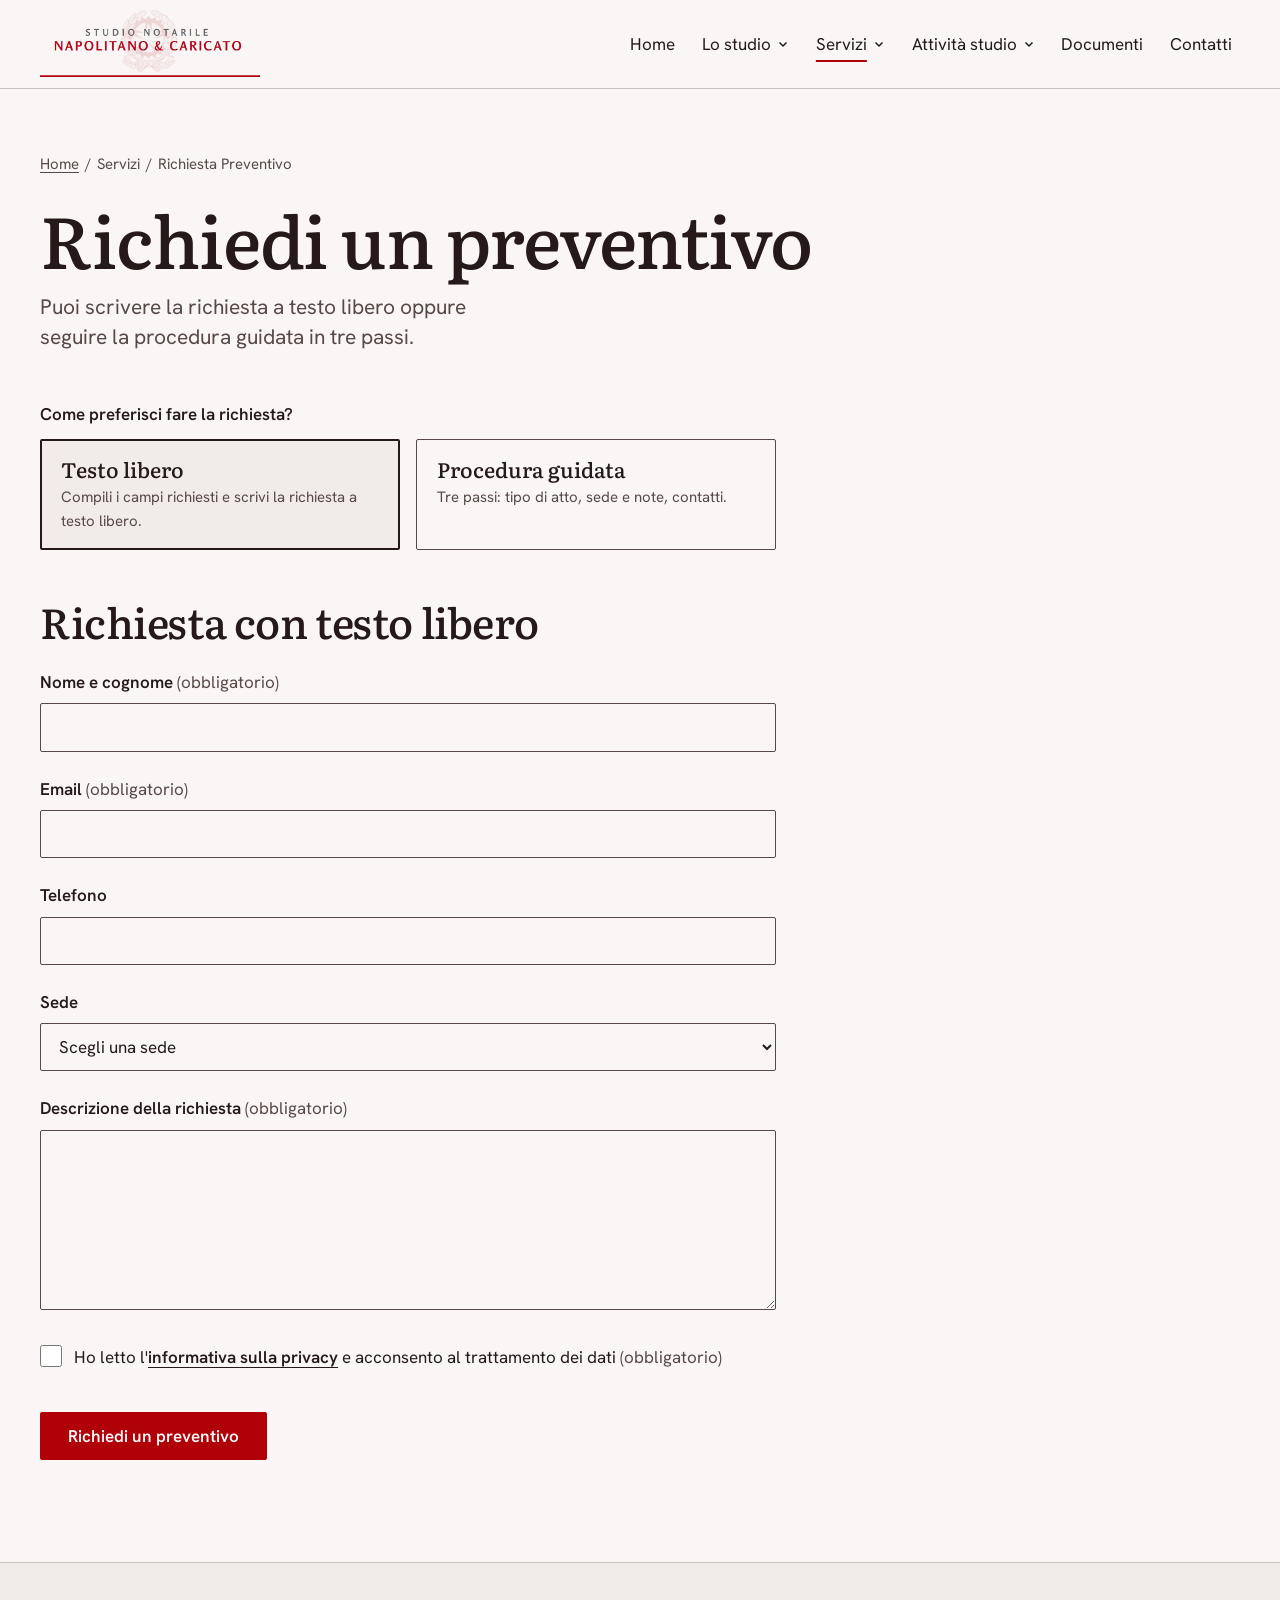
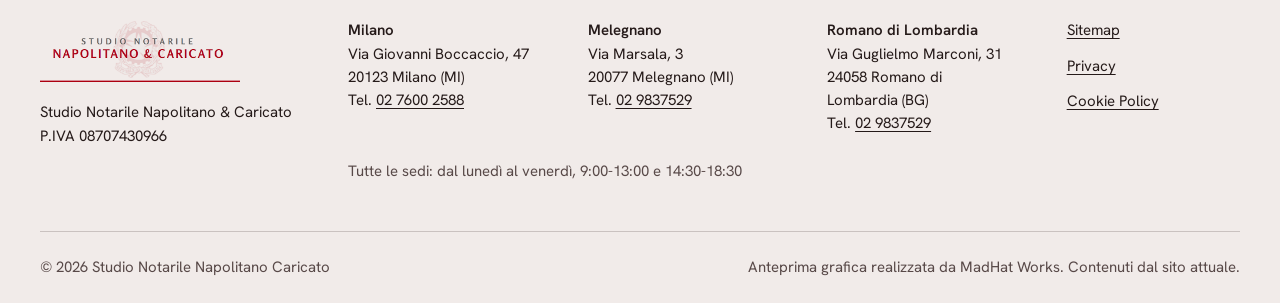
<file: richiesta-preventivo.html>
<!doctype html>
<html lang="it">
<head>
<meta charset="utf-8">
<meta name="viewport" content="width=device-width, initial-scale=1, viewport-fit=cover">
<title>Richiesta preventivo | Studio Notarile Napolitano &amp; Caricato</title>
<meta name="description" content="Richiedi un preventivo allo Studio Notarile Napolitano &amp; Caricato con testo libero o con la procedura guidata. Sedi a Milano, Melegnano e Romano di Lombardia.">
<meta name="robots" content="noindex">
<meta name="theme-color" content="#f9f6f4">
<meta property="og:type" content="website">
<meta property="og:title" content="Richiesta preventivo | Studio Notarile Napolitano &amp; Caricato">
<meta property="og:description" content="Richiedi un preventivo allo Studio Notarile Napolitano &amp; Caricato con testo libero o con la procedura guidata. Sedi a Milano, Melegnano e Romano di Lombardia.">
<link rel="icon" href="data:,">
<link rel="preload" href="assets/fonts/literata-latin-wght.woff2" as="font" type="font/woff2" crossorigin>
<link rel="stylesheet" href="css/style.css">
<link rel="stylesheet" href="css/forms.css">
<script>document.documentElement.classList.add('js')</script>
<script src="js/site.js" defer></script>
<script src="js/forms.js" defer></script>
</head>
<body class="no-bar">

<a class="skip" href="#main">Vai al contenuto</a>
<header class="site-header">
  <div class="wrap header-in">
    <a class="brand" href="index.html"><img src="assets/logo/logo-napolitano-caricato.png" width="339" height="112" alt="Studio Notarile Napolitano &amp; Caricato"></a>
    <button class="menu-toggle" type="button" aria-expanded="false" aria-controls="site-nav">Menu</button>
    <nav class="site-nav" id="site-nav" aria-label="Principale">
      <ul class="nav-list">
        <li><a href="index.html">Home</a></li>
        <li>
          <details class="nav-group">
            <summary>Lo studio <svg class="chev" width="12" height="12" viewBox="0 0 12 12" aria-hidden="true" focusable="false"><path d="M2.5 4.5 6 8l3.5-3.5" fill="none" stroke="currentColor" stroke-width="1.5"/></svg></summary>
            <ul>
              <li><a href="i-notai.html">I Notai</a></li>
              <li><a href="orari-ufficio.html">Orari Ufficio</a></li>
            </ul>
          </details>
        </li>
        <li>
          <details class="nav-group">
            <summary>Servizi <svg class="chev" width="12" height="12" viewBox="0 0 12 12" aria-hidden="true" focusable="false"><path d="M2.5 4.5 6 8l3.5-3.5" fill="none" stroke="currentColor" stroke-width="1.5"/></svg></summary>
            <ul>
              <li><a href="richiesta-copia-atti.html">Richiesta Copia atti</a></li>
              <li><a href="richiesta-preventivo.html" aria-current="page">Richiesta Preventivo</a></li>
            </ul>
          </details>
        </li>
        <li>
          <details class="nav-group">
            <summary>Attività studio <svg class="chev" width="12" height="12" viewBox="0 0 12 12" aria-hidden="true" focusable="false"><path d="M2.5 4.5 6 8l3.5-3.5" fill="none" stroke="currentColor" stroke-width="1.5"/></svg></summary>
            <ul>
              <li><a href="attivita-studio.html#consulenza">Consulenza</a></li>
              <li><a href="attivita-studio.html#immobiliare">Immobiliare</a></li>
              <li><a href="attivita-studio.html#famiglia">Famiglia</a></li>
              <li><a href="attivita-studio.html#successioni">Successioni</a></li>
              <li><a href="attivita-studio.html#volontaria-giurisdizione">Volontaria Giurisdizione</a></li>
              <li><a href="attivita-studio.html#societa">Società</a></li>
              <li><a href="attivita-studio.html#varie">Varie</a></li>
            </ul>
          </details>
        </li>
        <li><a href="documenti.html">Documenti</a></li>
        <li><a href="contatti.html">Contatti</a></li>
      </ul>
    </nav>
  </div>
</header>

<main id="main" tabindex="-1">

  <div class="wrap page-head">
    <nav class="crumbs" aria-label="Percorso">
      <a href="index.html">Home</a><span aria-hidden="true">/</span>Servizi<span aria-hidden="true">/</span><span aria-current="page">Richiesta Preventivo</span>
    </nav>
    <h1>Richiedi un preventivo</h1>
    <p class="lead">Puoi scrivere la richiesta a testo libero oppure seguire la procedura guidata in tre passi.</p>
  </div>

  <div class="wrap prev">
    <div class="prev-in">
      <fieldset class="mode">
        <legend>Come preferisci fare la richiesta?</legend>
        <label class="mode-opt" for="mode-libero">
          <input type="radio" name="mode" id="mode-libero" value="libero" checked>
          <span class="mode-name">Testo libero</span>
          <span class="mode-desc">Compili i campi richiesti e scrivi la richiesta a testo libero.</span>
        </label>
        <label class="mode-opt" for="mode-guidata">
          <input type="radio" name="mode" id="mode-guidata" value="guidata">
          <span class="mode-name">Procedura guidata</span>
          <span class="mode-desc">Tre passi: tipo di atto, sede e note, contatti.</span>
        </label>
      </fieldset>

      <noscript><p class="noscript-note">Questa è un'anteprima: i moduli si possono compilare ma non inviano alcun dato.</p></noscript>

      <!-- Free text -->
      <section class="mode-panel" id="panel-libero" aria-labelledby="libero-title">
        <h2 id="libero-title">Richiesta con testo libero</h2>
        <form class="form sim" method="post" aria-labelledby="libero-title">
          <div class="field">
            <label for="l-nome">Nome e cognome <span class="req">(obbligatorio)</span></label>
            <input id="l-nome" name="nome" type="text" autocomplete="name" required aria-describedby="l-nome-err">
            <p class="field-err" id="l-nome-err" aria-live="polite"></p>
          </div>
          <div class="field">
            <label for="l-email">Email <span class="req">(obbligatorio)</span></label>
            <input id="l-email" name="email" type="email" autocomplete="email" required aria-describedby="l-email-err">
            <p class="field-err" id="l-email-err" aria-live="polite"></p>
          </div>
          <div class="field">
            <label for="l-tel">Telefono</label>
            <input id="l-tel" name="telefono" type="tel" autocomplete="tel">
          </div>
          <div class="field">
            <label for="l-sede">Sede</label>
            <select id="l-sede" name="sede">
              <option value="">Scegli una sede</option>
              <option>Milano</option>
              <option>Melegnano</option>
              <option>Romano di Lombardia</option>
              <option>Non so</option>
            </select>
          </div>
          <div class="field">
            <label for="l-testo">Descrizione della richiesta <span class="req">(obbligatorio)</span></label>
            <textarea id="l-testo" name="richiesta" rows="6" required aria-describedby="l-testo-err"></textarea>
            <p class="field-err" id="l-testo-err" aria-live="polite"></p>
          </div>
          <div class="field consent">
            <label class="check" for="l-privacy">
              <input id="l-privacy" name="privacy" type="checkbox" required aria-describedby="l-privacy-err">
              <span>Ho letto l'<a href="https://www.notaionapolitano.it/informativa-sulla-privacy/38" target="_blank" rel="noopener">informativa sulla privacy<span class="vh"> (si apre in una nuova scheda)</span></a> e acconsento al trattamento dei dati <span class="req">(obbligatorio)</span></span>
            </label>
            <p class="field-err" id="l-privacy-err" aria-live="polite"></p>
          </div>
          <div class="form-actions">
            <button class="btn btn-primary" type="submit">Richiedi un preventivo</button>
          </div>
        </form>
      </section>

      <!-- Guided: three steps, then a summary (js/forms.js). Without JS all steps are shown. -->
      <section class="mode-panel" id="panel-guidata" aria-labelledby="guidata-title">
        <h2 id="guidata-title">Procedura guidata</h2>
        <p class="todo">[PROCEDURA GUIDATA: da collegare al sistema attuale dello studio]</p>
        <form class="form sim wizard" method="post" aria-labelledby="guidata-title">
          <p class="wiz-status" aria-live="polite"></p>

          <div class="wiz-step">
            <h3 tabindex="-1">Tipo di atto</h3>
            <fieldset class="field" aria-describedby="g-tipo-err">
              <legend>Che atto ti serve? <span class="req">(obbligatorio)</span></legend>
              <div class="types">
                <label class="check"><input type="radio" name="tipo" value="Compravendita immobiliare" required data-sum="Tipo di atto">Compravendita immobiliare</label>
                <label class="check"><input type="radio" name="tipo" value="Mutuo" data-sum="Tipo di atto">Mutuo</label>
                <label class="check"><input type="radio" name="tipo" value="Donazione" data-sum="Tipo di atto">Donazione</label>
                <label class="check"><input type="radio" name="tipo" value="Successione" data-sum="Tipo di atto">Successione</label>
                <label class="check"><input type="radio" name="tipo" value="Costituzione di società" data-sum="Tipo di atto">Costituzione di società</label>
                <label class="check"><input type="radio" name="tipo" value="Cessione di quote o azioni" data-sum="Tipo di atto">Cessione di quote o azioni</label>
                <label class="check"><input type="radio" name="tipo" value="Cessione di azienda" data-sum="Tipo di atto">Cessione di azienda</label>
                <label class="check"><input type="radio" name="tipo" value="Separazione dei beni" data-sum="Tipo di atto">Separazione dei beni</label>
                <label class="check"><input type="radio" name="tipo" value="Fondo patrimoniale" data-sum="Tipo di atto">Fondo patrimoniale</label>
                <label class="check"><input type="radio" name="tipo" value="Procura" data-sum="Tipo di atto">Procura</label>
                <label class="check"><input type="radio" name="tipo" value="Altro" data-sum="Tipo di atto">Altro</label>
              </div>
              <p class="field-err" id="g-tipo-err" aria-live="polite"></p>
            </fieldset>
          </div>

          <div class="wiz-step">
            <h3 tabindex="-1">Sede e note</h3>
            <div class="field">
              <label for="g-sede">Sede</label>
              <select id="g-sede" name="sede" data-sum="Sede">
                <option value="">Scegli una sede</option>
                <option>Milano</option>
                <option>Melegnano</option>
                <option>Romano di Lombardia</option>
                <option>Non so</option>
              </select>
            </div>
            <div class="field">
              <label for="g-note">Note</label>
              <p class="hint" id="g-note-hint">Ad esempio: immobile, parti coinvolte, tempi previsti.</p>
              <textarea id="g-note" name="note" rows="5" aria-describedby="g-note-hint" data-sum="Note"></textarea>
            </div>
          </div>

          <div class="wiz-step">
            <h3 tabindex="-1">Contatti e consenso</h3>
            <div class="field">
              <label for="g-nome">Nome e cognome <span class="req">(obbligatorio)</span></label>
              <input id="g-nome" name="nome" type="text" autocomplete="name" required aria-describedby="g-nome-err" data-sum="Nome e cognome">
              <p class="field-err" id="g-nome-err" aria-live="polite"></p>
            </div>
            <div class="field">
              <label for="g-email">Email <span class="req">(obbligatorio)</span></label>
              <input id="g-email" name="email" type="email" autocomplete="email" required aria-describedby="g-email-err" data-sum="Email">
              <p class="field-err" id="g-email-err" aria-live="polite"></p>
            </div>
            <div class="field">
              <label for="g-tel">Telefono</label>
              <input id="g-tel" name="telefono" type="tel" autocomplete="tel" data-sum="Telefono">
            </div>
            <div class="field consent">
              <label class="check" for="g-privacy">
                <input id="g-privacy" name="privacy" type="checkbox" required aria-describedby="g-privacy-err">
                <span>Ho letto l'<a href="https://www.notaionapolitano.it/informativa-sulla-privacy/38" target="_blank" rel="noopener">informativa sulla privacy<span class="vh"> (si apre in una nuova scheda)</span></a> e acconsento al trattamento dei dati <span class="req">(obbligatorio)</span></span>
              </label>
              <p class="field-err" id="g-privacy-err" aria-live="polite"></p>
            </div>
          </div>

          <div class="wiz-summary" hidden>
            <h3 tabindex="-1">Riepilogo</h3>
            <p class="hint">Controlla i dati. Per correggerli torna indietro.</p>
            <dl></dl>
          </div>

          <div class="form-actions">
            <button class="btn btn-line wiz-nav-step" type="button" data-prev>Indietro</button>
            <button class="btn btn-primary wiz-nav-step" type="button" data-next>Avanti</button>
            <button class="btn btn-primary" type="submit">Richiedi un preventivo</button>
          </div>
        </form>
      </section>
    </div>
  </div>


</main>

<footer class="site-footer">
  <div class="wrap footer-grid">
    <div class="f-brand">
      <img src="assets/logo/logo-napolitano-caricato.png" width="339" height="112" alt="" loading="lazy" decoding="async">
      <p>Studio Notarile Napolitano &amp; Caricato<br>P.IVA 08707430966</p>
    </div>
    <div class="f-sedi">
      <div>
        <p class="f-title">Milano</p>
        <p>Via Giovanni Boccaccio, 47<br>20123 Milano (MI)</p>
        <p>Tel. <a href="tel:+390276002588">02 7600 2588</a></p>
      </div>
      <div>
        <p class="f-title">Melegnano</p>
        <p>Via Marsala, 3<br>20077 Melegnano (MI)</p>
        <p>Tel. <a href="tel:+39029837529">02 9837529</a></p>
      </div>
      <div>
        <p class="f-title">Romano di Lombardia</p>
        <p>Via Guglielmo Marconi, 31<br>24058 Romano di Lombardia&nbsp;(BG)</p>
        <p>Tel. <a href="tel:+39029837529">02 9837529</a></p>
      </div>
      <p class="f-hours">Tutte le sedi: dal lunedì al venerdì, 9:00-13:00 e 14:30-18:30</p>
    </div>
    <ul class="f-legal">
      <li><a href="https://www.notaionapolitano.it/sitemap/33" target="_blank" rel="noopener">Sitemap<span class="vh"> (si apre in una nuova scheda)</span></a></li>
      <li><a href="https://www.notaionapolitano.it/informativa-sulla-privacy/38" target="_blank" rel="noopener">Privacy<span class="vh"> (si apre in una nuova scheda)</span></a></li>
      <li><a href="https://www.notaionapolitano.it/cookie-policy/59" target="_blank" rel="noopener">Cookie Policy<span class="vh"> (si apre in una nuova scheda)</span></a></li>
    </ul>
  </div>
  <div class="wrap f-bottom">
    <p>© 2026 Studio Notarile Napolitano Caricato</p>
    <p>Anteprima grafica realizzata da MadHat Works. Contenuti dal sito attuale.</p>
  </div>
</footer>

<div class="mobile-bar">
  <a class="btn btn-line" href="tel:+390276002588">Chiama Milano</a>
  <a class="btn btn-primary" href="richiesta-preventivo.html">Richiedi un preventivo</a>
</div>

</body>
</html>
</file>
<file: css/style.css>
/* Studio Notarile Napolitano & Caricato: tokens, base, shared components, home.
   Internal-page styles live in css/info.css and css/forms.css. */

/* ---------- Fonts (self-hosted, latin subset, variable wght) ---------- */
@font-face {
  font-family: "Literata";
  src: url("../assets/fonts/literata-latin-wght.woff2") format("woff2");
  font-weight: 200 900;
  font-style: normal;
  font-display: swap;
}
@font-face {
  font-family: "Hanken Grotesk";
  src: url("../assets/fonts/hanken-grotesk-latin-wght.woff2") format("woff2");
  font-weight: 100 900;
  font-style: normal;
  font-display: swap;
}

/* ---------- Tokens ---------- */
:root {
  --paper: oklch(0.975 0.004 45);
  --paper-2: oklch(0.945 0.007 40);
  --ink: oklch(0.23 0.018 25);
  --ink-2: oklch(0.42 0.02 25);
  --rule: oklch(0.82 0.01 35);
  --accent: oklch(0.47 0.20 27);
  --on-accent: oklch(0.985 0.004 45);

  --serif: "Literata", Georgia, serif;
  --sans: "Hanken Grotesk", system-ui, sans-serif;
  --ease: cubic-bezier(0.16, 1, 0.3, 1);

  --gutter: 24px;
  --hh: 72px;   /* header height without its 1px rule */
  --bar: 64px;  /* mobile action bar height */
  --section: clamp(3rem, 8vw, 7rem);
  --section-s: clamp(2.5rem, 5vw, 4.5rem);

  color-scheme: light;
}
@media (max-width: 399.98px) { :root { --gutter: 16px; } }
@media (min-width: 900px) { :root { --hh: 88px; } }

/* ---------- Base ---------- */
*, *::before, *::after { box-sizing: border-box; }
html {
  -webkit-text-size-adjust: 100%;
  text-size-adjust: 100%;
  scroll-padding-top: calc(var(--hh) + 24px);
}
html.menu-open { overflow: hidden; }
body {
  margin: 0;
  background: var(--paper);
  color: var(--ink);
  font: 400 1.0625rem/1.55 var(--sans);
  padding-bottom: calc(var(--bar) + 1px + env(safe-area-inset-bottom, 0px));
}
body.no-bar { padding-bottom: 0; }
img { display: block; max-width: 100%; height: auto; border-radius: 2px; }
figure { margin: 0; }
p { margin: 0; max-width: 65ch; }
:where(ul[class], ol[class]) { margin: 0; padding: 0; list-style: none; }

h1, h2, h3 { margin: 0; font-family: var(--serif); font-weight: 500; color: var(--ink); }
h1 {
  font-size: clamp(2.5rem, 1.4rem + 5vw, 4.5rem);
  line-height: 1.05;
  letter-spacing: -0.015em;
  text-wrap: balance;
}
h2 {
  font-size: clamp(1.75rem, 1.2rem + 2.2vw, 2.625rem);
  line-height: 1.12;
  letter-spacing: -0.01em;
  text-wrap: balance;
}
h3 { font-size: 1.3125rem; line-height: 1.25; }

a {
  color: inherit;
  text-decoration-thickness: 1px;
  text-underline-offset: 0.22em;
}
a:hover { color: var(--accent); text-decoration-color: var(--accent); }

:focus-visible { outline: 3px solid var(--accent); outline-offset: 3px; }
main:focus { outline: none; }

.vh {
  position: absolute !important;
  width: 1px; height: 1px;
  overflow: hidden;
  clip-path: inset(50%);
  white-space: nowrap;
}
.wrap { width: min(100% - 2 * var(--gutter), 1200px); margin-inline: auto; }
.meta { font-size: 0.9375rem; color: var(--ink-2); }
.lead { font-size: 1.3125rem; line-height: 1.45; color: var(--ink-2); max-width: 40ch; }

/* ---------- Actions ---------- */
.btn {
  display: inline-flex;
  align-items: center;
  justify-content: center;
  min-height: 48px;
  padding: 0 28px;
  border-radius: 2px;
  font: 600 1.0625rem/1.2 var(--sans);
  text-align: center;
  text-decoration: none;
}
.btn-primary { background: var(--accent); color: var(--on-accent); }
.btn-primary:hover { color: var(--on-accent); text-decoration: underline 1px; text-underline-offset: 0.22em; }
.btn-line { border: 1px solid var(--ink-2); color: var(--ink); }
.btn-line:hover { color: var(--ink); border-color: var(--accent); }

/* Secondary action: underlined text, 44px tall hit area */
.link {
  display: inline-block;
  padding-block: 10px;
  font-weight: 600;
  color: var(--ink);
  text-decoration: underline 1px var(--ink);
  text-underline-offset: 0.25em;
}
.link:hover { color: var(--ink); text-decoration-color: var(--accent); }

/* ---------- Skip link ---------- */
.skip {
  position: absolute;
  top: 8px;
  left: var(--gutter);
  z-index: 100;
  padding: 12px 16px;
  background: var(--paper);
  color: var(--ink);
  font-weight: 600;
  transform: translateY(-200%);
}
.skip:focus { transform: none; }

/* ---------- Header ---------- */
.site-header {
  position: sticky;
  top: 0;
  z-index: 20;
  background: var(--paper);
  border-bottom: 1px solid var(--rule);
}
.header-in {
  display: flex;
  align-items: center;
  justify-content: space-between;
  gap: 16px 24px;
  min-height: var(--hh);
}
.brand { flex: none; }
/* 200px on mobile (SPEC says 168): below ~200px "STUDIO NOTARILE" drops under 6px cap height */
.brand img { width: 200px; border-radius: 0; mix-blend-mode: multiply; }
@media (min-width: 900px) { .brand img { width: 220px; } }

.menu-toggle { display: none; }
.site-nav ul { margin: 0; padding: 0; list-style: none; }
.site-nav a { text-decoration: none; }
.nav-group > summary { list-style: none; cursor: pointer; }
.nav-group > summary::-webkit-details-marker { display: none; }
.chev { flex: none; transition: transform 200ms var(--ease); }
.nav-group[open] > summary .chev { transform: rotate(180deg); }
.site-nav a[aria-current="page"],
.nav-group:has(a[aria-current="page"]) > summary,
.nav-group > summary[aria-current="page"] {
  text-decoration: underline 2px var(--accent);
  text-underline-offset: 10px;
}
.site-nav a:hover, .nav-group > summary:hover { color: var(--accent); }

/* Mobile nav (<900px) */
@media (max-width: 899.98px) {
  .site-nav { width: 100%; }
  .nav-list > li { border-bottom: 1px solid var(--rule); }
  .nav-list > li > a,
  .nav-group > summary {
    display: flex;
    align-items: center;
    justify-content: space-between;
    min-height: 56px;
    font: 500 1.3125rem/1.2 var(--serif);
  }
  .nav-group ul { padding-bottom: 12px; }
  .nav-group li a { display: flex; align-items: center; min-height: 48px; padding-left: 16px; }

  /* With JS: "Menu" button opens a full-height panel under the header */
  .js .menu-toggle {
    display: inline-flex;
    align-items: center;
    min-height: 44px;
    padding: 0 16px;
    border: 1px solid var(--ink-2);
    border-radius: 2px;
    background: none;
    color: var(--ink);
    font: 600 1rem/1 var(--sans);
    cursor: pointer;
  }
  .js .site-nav {
    display: none;
    position: fixed;
    inset: calc(var(--hh) + 1px) 0 0;
    z-index: 1;
    overflow-y: auto;
    overscroll-behavior: contain;
    padding: 8px var(--gutter) calc(32px + env(safe-area-inset-bottom, 0px));
    background: var(--paper);
  }
  .js .site-nav.is-open { display: block; }

  /* Without JS: header scrolls away and the nav stays visible, stacked */
  html:not(.js) .site-header { position: static; }
  html:not(.js) .header-in { flex-wrap: wrap; padding-top: 8px; }
  html:not(.js) .nav-list > li:last-child { border-bottom: 0; }
}

/* Desktop nav (>=900px) */
@media (min-width: 900px) {
  .nav-list { display: flex; align-items: center; gap: clamp(0px, 2.4vw - 20px, 12px); }
  .nav-list > li > a,
  .nav-group > summary {
    display: flex;
    align-items: center;
    gap: 6px;
    min-height: 44px;
    padding: 0 8px;
  }
  .nav-group { position: relative; }
  .nav-group > ul {
    position: absolute;
    top: calc(100% + (var(--hh) - 44px) / 2);
    left: -8px; /* item text lines up with the summary text */
    min-width: 15rem;
    padding: 8px 0;
    background: var(--paper);
    border: 1px solid var(--rule);
    border-radius: 2px;
  }
  .nav-group li a { display: flex; align-items: center; min-height: 44px; padding: 0 16px; white-space: nowrap; }
}

/* ---------- Mobile action bar ---------- */
.mobile-bar {
  position: fixed;
  left: 0; right: 0; bottom: 0;
  z-index: 15;
  display: flex;
  gap: 8px;
  padding: 8px var(--gutter) calc(8px + env(safe-area-inset-bottom, 0px));
  background: var(--paper);
  border-top: 1px solid var(--rule);
  transition: transform 250ms var(--ease), visibility 0s;
}
.mobile-bar .btn { flex: 1 1 auto; padding: 0 8px; font-size: 0.9375rem; white-space: nowrap; }
/* Hidden while the page's own primary action is on screen (js/site.js) */
.mobile-bar.is-away {
  transform: translateY(100%);
  visibility: hidden;
  transition: transform 250ms var(--ease), visibility 0s linear 250ms;
}
.no-bar .mobile-bar { display: none; }
@media (min-width: 900px) {
  .mobile-bar { display: none; }
  body { padding-bottom: 0; }
}

/* ---------- Internal page heading ---------- */
.page-head { padding-block: clamp(2rem, 5vw, 4rem) clamp(2rem, 4vw, 3rem); }
.crumbs { margin-bottom: 24px; font-size: 0.9375rem; color: var(--ink-2); }
.crumbs a { color: var(--ink-2); }
.crumbs a:hover { color: var(--accent); }
.crumbs span[aria-hidden] { margin-inline: 6px; }
.page-head .lead { margin-top: 16px; }

/* ---------- Closing "Preventivo" band (not on home) ---------- */
.cta-band { background: var(--paper-2); padding-block: var(--section-s); }
.cta-band-in {
  display: flex;
  flex-wrap: wrap;
  align-items: center;
  justify-content: space-between;
  gap: 24px 32px;
}

/* ---------- Footer ---------- */
.site-footer {
  background: var(--paper-2);
  border-top: 1px solid var(--rule);
  padding-block: 56px 24px;
  font-size: 0.9375rem;
}
.footer-grid { display: grid; gap: 40px; }
.f-brand img { width: 200px; margin-bottom: 16px; border-radius: 0; mix-blend-mode: multiply; }
.f-sedi { display: grid; gap: 24px; }
.f-title { font-weight: 600; }
.f-hours { color: var(--ink-2); }
.f-legal { display: flex; flex-wrap: wrap; gap: 0 24px; }
.f-legal a { display: inline-block; padding-block: 10px; }
.f-bottom {
  display: flex;
  flex-wrap: wrap;
  justify-content: space-between;
  gap: 8px 32px;
  margin-top: 48px;
  padding-top: 24px;
  border-top: 1px solid var(--rule);
  color: var(--ink-2);
}
@media (min-width: 640px) {
  .f-sedi { grid-template-columns: repeat(3, minmax(0, 1fr)); column-gap: 32px; }
  .f-hours { grid-column: 1 / -1; }
}
@media (min-width: 900px) {
  .footer-grid { grid-template-columns: repeat(12, minmax(0, 1fr)); column-gap: 32px; }
  .f-brand { grid-column: 1 / span 3; }
  .f-sedi { grid-column: 4 / span 7; }
  .f-legal { grid-column: 11 / span 2; flex-direction: column; align-items: flex-start; }
  .f-legal a { padding-block: 0 12px; }
}

/* =====================================================================
   Home
   ===================================================================== */

/* 1. Hero */
.hero { padding-top: 32px; }
.hero-in { display: grid; row-gap: 40px; }
.sig-rule {
  display: block;
  width: 64px;
  height: 2px;
  margin: 28px 0 24px;
  background: var(--accent);
  transform-origin: left center;
}
.hero-actions { display: flex; flex-wrap: wrap; align-items: center; gap: 8px 32px; margin-top: 32px; }
.hero-media { margin-inline: calc(-1 * var(--gutter)); overflow: hidden; }
.hero-media img { width: 100%; aspect-ratio: 4 / 3; object-fit: cover; border-radius: 0; }
@media (min-width: 900px) {
  .hero-in {
    grid-template-columns: repeat(12, minmax(0, 1fr));
    column-gap: 32px;
    align-items: end;
  }
  .hero-text { grid-column: 1 / span 5; }
  .hero-media { grid-column: 6 / span 7; margin-inline: 0; border-radius: 2px; }
  .hero-media img { aspect-ratio: 6 / 5; max-height: calc(100dvh - 88px); }
}
/* Signature moment: static without JS and with reduced motion */
@media (prefers-reduced-motion: no-preference) {
  .js .hero-media img { animation: hero-in 1200ms var(--ease) both; }
  .js .sig-rule { animation: draw 400ms var(--ease) 250ms both; }
}
@keyframes hero-in { from { opacity: 0; transform: scale(1.04); } }
@keyframes draw { from { transform: scaleX(0); } }

/* 2. Attivita studio */
.services-sec { padding-top: var(--section); }
.services-sec h2 { margin-bottom: clamp(2rem, 4vw, 3.5rem); }
.services { display: grid; }
.service { padding-block: 20px 16px; border-top: 1px solid var(--rule); }
.service:last-child { border-bottom: 1px solid var(--rule); }
.service p { margin-top: 4px; color: var(--ink-2); }
.service .link { padding-block: 8px 4px; font-size: 0.9375rem; }
@media (min-width: 600px) {
  .service { display: grid; grid-template-columns: minmax(0, 1fr) auto; column-gap: 24px; align-items: end; }
  .service .link { grid-column: 2; grid-row: 1 / span 2; padding-block: 0; }
}
@media (min-width: 900px) {
  .services {
    grid-template-columns: repeat(2, minmax(0, 1fr));
    grid-template-rows: repeat(4, auto);
    grid-auto-flow: column;
    column-gap: 32px;
  }
  .service:nth-child(4) { border-bottom: 1px solid var(--rule); }
}

/* 3. Lo studio */
.studio { padding-block: var(--section); }
.studio-in { display: grid; row-gap: 32px; }
.notai { margin-block: 24px 16px; }
.notai li { padding-block: 16px; border-top: 1px solid var(--rule); }
.notai li:last-child { border-bottom: 1px solid var(--rule); }
.notai h3 { font-size: 1.6875rem; line-height: 1.2; }
.notai p { margin-top: 2px; color: var(--ink-2); }
@media (min-width: 900px) {
  .studio-in { grid-template-columns: repeat(12, minmax(0, 1fr)); column-gap: 32px; align-items: start; }
  .studio-text { grid-column: 1 / span 4; grid-row: 1; }
  .studio-media { grid-column: 5 / span 8; grid-row: 1; justify-self: end; }
  .notai { margin-top: 40px; }
}

/* 4. Copia atti */
.copy-band { background: var(--paper-2); padding-block: var(--section-s); }
.copy-in { display: grid; row-gap: 32px; }
.copy-text p { margin-block: 20px 16px; max-width: 52ch; }
@media (min-width: 900px) {
  .copy-in { grid-template-columns: repeat(12, minmax(0, 1fr)); column-gap: 32px; align-items: center; }
  .copy-media { grid-column: 1 / span 5; }
  .copy-text { grid-column: 7 / span 6; }
}

/* 5. Documenti */
.docs { padding-top: var(--section); }
.docs-head { display: grid; row-gap: 16px; margin-bottom: clamp(2rem, 4vw, 3rem); }
.doc-list { display: grid; }
.doc-list a {
  display: flex;
  align-items: center;
  justify-content: space-between;
  gap: 16px;
  min-height: 56px;
  padding-block: 12px;
  border-top: 1px solid var(--rule);
  text-decoration: none;
}
.doc-list li:last-child a { border-bottom: 1px solid var(--rule); }
.doc-list .tag { flex: none; font-size: 0.9375rem; font-weight: 600; color: var(--ink-2); }
.doc-list a:hover .tag { color: var(--accent); }
.docs .more, .sedi .more { margin-top: 16px; }
@media (min-width: 900px) {
  .docs-head { grid-template-columns: repeat(12, minmax(0, 1fr)); column-gap: 32px; align-items: end; }
  .docs-head h2 { grid-column: 1 / span 5; }
  .docs-head p { grid-column: 7 / span 6; color: var(--ink-2); }
  .doc-list {
    grid-template-columns: repeat(2, minmax(0, 1fr));
    grid-template-rows: repeat(5, auto);
    grid-auto-flow: column;
    column-gap: 32px;
  }
  .doc-list li:nth-child(5) a { border-bottom: 1px solid var(--rule); }
}

/* 6. Sedi e orari */
.sedi { padding-block: var(--section); }
.sedi h2 { margin-bottom: clamp(2rem, 4vw, 3rem); }
.sede { border-top: 1px solid var(--rule); padding-block: 20px 8px; }
.sede:last-child { border-bottom: 1px solid var(--rule); }
.sede h3 { font-size: 1.6875rem; line-height: 1.2; margin-bottom: 8px; }
.sede p { padding-block: 4px; }
.sede-tel a, .sede-map a { display: inline-block; padding-block: 6px; }
@media (min-width: 900px) {
  .sedi-grid {
    display: grid;
    grid-template-columns: repeat(3, minmax(0, 1fr));
    grid-template-rows: repeat(5, auto);
    column-gap: 32px;
    border-bottom: 1px solid var(--rule);
  }
  .sede { display: grid; grid-row: span 5; grid-template-rows: subgrid; padding: 0; border: 0; }
  .sede:last-child { border: 0; }
  .sede > * { margin: 0; padding-block: 14px; border-top: 1px solid var(--rule); }
  .sede h3 { padding-block: 0 16px; border-top: 0; }
}

/* 7. Notizie */
.news { padding-bottom: var(--section); }
.news > .wrap { padding-top: var(--section-s); border-top: 1px solid var(--rule); }
.news-grid { display: grid; row-gap: 40px; }
.news h3 { margin-bottom: 8px; }
.news-list li { padding-block: 12px; border-top: 1px solid var(--rule); }
.news-col time { display: block; font-size: 0.9375rem; color: var(--ink-2); }
.news-list a { text-decoration-color: var(--rule); }
.news-list a:hover { text-decoration-color: var(--accent); }
.news-col .link { margin-top: 4px; }
.feed .meta + p, .feed li p { margin-top: 2px; }
.feed .note { margin-top: 12px; }
@media (min-width: 900px) {
  .news-grid { grid-template-columns: repeat(12, minmax(0, 1fr)); column-gap: 32px; row-gap: 56px; }
  .news-grid > h2 { grid-column: 1 / span 4; }
  .news-col:nth-of-type(1) { grid-column: 5 / span 4; }
  .news-col:nth-of-type(2) { grid-column: 9 / span 4; }
  .feed { grid-column: 5 / span 8; }
}

/* ---------- Reduced motion ---------- */
@media (prefers-reduced-motion: reduce) {
  *, *::before, *::after { animation: none !important; transition: none !important; }
}
</file>
<file: css/forms.css>
/* Pages: attivita-studio, richiesta-copia-atti, richiesta-preventivo.
   Loaded after css/style.css; uses its tokens only. */

[hidden] { display: none !important; }

/* =====================================================================
   Attivita studio: index + 7 sections
   ===================================================================== */
.act { display: grid; grid-template-columns: minmax(0, 1fr); padding-bottom: var(--section); }

/* Index: horizontal strip on mobile, sticky column on desktop */
.act-toc ul {
  list-style: none;
  display: flex;
  gap: 4px 24px;
  margin-inline: calc(-1 * var(--gutter));
  padding-inline: var(--gutter);
  overflow-x: auto;
  scroll-snap-type: x proximity;
  scroll-padding-inline: var(--gutter);
  border-block: 1px solid var(--rule);
  scrollbar-width: none;
}
.act-toc ul::-webkit-scrollbar { display: none; }
.act-toc li { flex: none; scroll-snap-align: start; }
.act-toc a {
  display: flex;
  align-items: center;
  min-height: 48px;
  white-space: nowrap;
  text-decoration: none;
}
.act-toc a[aria-current] {
  text-decoration: underline 2px var(--accent);
  text-underline-offset: 10px;
}

.act-sec { padding-block: 40px; border-top: 1px solid var(--rule); }
.act-sec:first-child { border-top: 0; }
.act-sec p { margin-top: 20px; }
.act-list { margin-top: 24px; }
.act-list li { padding-block: 10px; border-top: 1px solid var(--rule); }
.act-list li:last-child { border-bottom: 1px solid var(--rule); }

@media (min-width: 700px) {
  .act-list { columns: 2; column-gap: 32px; }
  .act-list li { break-inside: avoid; }
  /* a rule on every row's bottom keeps both columns closed */
  .act-list li { border-top: 0; border-bottom: 1px solid var(--rule); }
  .act-list { border-top: 1px solid var(--rule); }
}

@media (min-width: 900px) {
  .act { grid-template-columns: repeat(12, minmax(0, 1fr)); column-gap: 32px; align-items: start; }
  .act-toc {
    grid-column: 1 / span 3;
    position: sticky;
    top: calc(var(--hh) + 1px + 32px);
    padding-top: 40px;
  }
  .act-toc ul {
    display: block;
    margin: 0;
    padding: 0;
    overflow: visible;
    border-block: 0;
  }
  .act-toc li { border-top: 1px solid var(--rule); }
  .act-toc li:last-child { border-bottom: 1px solid var(--rule); }
  .act-toc a { min-height: 44px; white-space: normal; }
  .act-toc a[aria-current] { text-decoration: none; color: var(--accent); }
  .act-body { grid-column: 4 / span 9; }
  .act-sec { padding-block: 40px 56px; }
}

/* =====================================================================
   Simulated forms (shared)
   ===================================================================== */
.form { display: grid; gap: 24px; }
.field { display: grid; gap: 8px; min-width: 0; margin: 0; padding: 0; border: 0; }
.field > label, .field > legend { padding: 0; font-weight: 600; }
.req { font-weight: 400; color: var(--ink-2); }
.hint { font-size: 0.9375rem; color: var(--ink-2); }
.field-err { font-size: 0.9375rem; font-weight: 600; color: var(--accent); }
.field-err:empty { display: none; }

.field input:not([type="checkbox"], [type="radio"]),
.field select,
.field textarea {
  width: 100%;
  min-height: 48px;
  padding: 10px 14px;
  border: 1px solid var(--ink-2);
  border-radius: 2px;
  background: var(--paper);
  color: var(--ink);
  font: inherit;
}
.field textarea { min-height: 9rem; resize: vertical; }
.field input.short { width: 8rem; }
.field [aria-invalid="true"] { border-color: var(--accent); border-width: 2px; padding: 9px 13px; }

/* Checkbox and radio rows: native control, 44px hit area */
.field > .check, .check {
  display: flex;
  align-items: flex-start;
  gap: 12px;
  padding-block: 10px;
  font-weight: 400;
}
.check input { flex: none; width: 22px; height: 22px; margin: 1px 0 0; accent-color: var(--accent); }
.consent a { font-weight: 600; }

.form-actions { display: flex; flex-wrap: wrap; gap: 16px; padding-top: 8px; }
.form-done p { font: 500 1.3125rem/1.35 var(--serif); max-width: 32ch; }
.form-done p:focus { outline: none; }
.form-done .btn { margin-top: 24px; }
.btn-line { background: none; font-family: var(--sans); cursor: pointer; }
button.btn { cursor: pointer; border: 0; }
button.btn-line { border: 1px solid var(--ink-2); }
.noscript-note { padding: 16px; border: 1px dashed var(--ink-2); border-radius: 2px; }

/* =====================================================================
   Richiesta copia atti
   ===================================================================== */
.copia { display: grid; row-gap: 48px; padding-bottom: var(--section); }
.copia-text p + p { margin-top: 16px; }
.copia-text figure { margin-top: 32px; max-width: 580px; }
.copia-form > h2 { margin-bottom: 24px; }
@media (min-width: 900px) {
  .copia { grid-template-columns: repeat(12, minmax(0, 1fr)); column-gap: 32px; align-items: start; }
  .copia-text { grid-column: 1 / span 5; }
  .copia-form { grid-column: 7 / span 6; }
}

/* =====================================================================
   Richiesta preventivo
   ===================================================================== */
.prev { padding-bottom: var(--section); }
.prev-in { max-width: 46rem; }

/* Mode choice: radios that look like toggle buttons */
.mode { display: grid; gap: 12px; margin: 0 0 48px; padding: 0; border: 0; }
.mode legend { padding: 0; margin-bottom: 12px; font-weight: 600; }
.mode-opt {
  align-content: start;
  position: relative;
  display: grid;
  gap: 4px;
  padding: 16px 20px;
  border: 1px solid var(--ink-2);
  border-radius: 2px;
  cursor: pointer;
}
.mode-opt input { position: absolute; opacity: 0; width: 1px; height: 1px; }
.mode-name { font: 500 1.3125rem/1.25 var(--serif); }
.mode-desc { font-size: 0.9375rem; color: var(--ink-2); }
.mode-opt:hover { border-color: var(--accent); }
.mode-opt:has(input:checked) { border: 2px solid var(--ink); padding: 15px 19px; background: var(--paper-2); }
.mode-opt:has(input:focus-visible) { outline: 3px solid var(--accent); outline-offset: 3px; }
@media (min-width: 600px) {
  .mode { grid-template-columns: repeat(2, minmax(0, 1fr)); column-gap: 16px; }
  .mode legend { grid-column: 1 / -1; }
}
/* Panels switch with CSS only, so it also works without JS */
.prev:has(#mode-guidata:checked) #panel-libero,
.prev:has(#mode-libero:checked) #panel-guidata { display: none; }
.mode-panel > h2 { margin-bottom: 24px; }

.todo {
  margin-bottom: 32px;
  padding: 16px;
  border: 1px dashed var(--ink-2);
  border-radius: 2px;
  font-size: 0.9375rem;
  color: var(--ink-2);
}

/* Guided steps: all visible without JS, one at a time with JS (js/forms.js) */
.wiz-status { font-weight: 600; color: var(--ink-2); }
html:not(.js) .wiz-status,
html:not(.js) .wiz-nav-step { display: none; }
.wiz-step { display: grid; gap: 24px; }
.wiz-step + .wiz-step { padding-top: 24px; border-top: 1px solid var(--rule); }
.js .wiz-step + .wiz-step { padding-top: 0; border-top: 0; }
.wiz-step h3:focus, .wiz-summary h3:focus { outline: none; }
.types { display: grid; }
@media (min-width: 600px) { .types { grid-template-columns: repeat(2, minmax(0, 1fr)); column-gap: 32px; } }
.wiz-summary dl { margin: 16px 0 0; border-top: 1px solid var(--rule); }
.wiz-summary dl > div { display: grid; gap: 2px 24px; padding-block: 12px; border-bottom: 1px solid var(--rule); }
.wiz-summary dt { font-size: 0.9375rem; color: var(--ink-2); }
.wiz-summary dd { margin: 0; overflow-wrap: anywhere; white-space: pre-line; }
@media (min-width: 600px) { .wiz-summary dl > div { grid-template-columns: 12rem minmax(0, 1fr); } }
</file>
<file: css/info.css>
/* Internal info pages: i-notai, orari-ufficio, contatti, documenti.
   Loaded after css/style.css; reuses its tokens and components (.sedi-grid, .sede, .doc-list). */

/* ---------- I Notai ---------- */
.notai-page { padding-bottom: var(--section); }
.notai-photo { max-width: 1026px; }
.notai-rows { margin-top: clamp(2rem, 5vw, 3.5rem); }
.notai-rows li { padding-block: 20px 12px; border-top: 1px solid var(--rule); }
.notai-rows li:last-child { border-bottom: 1px solid var(--rule); }
.notai-rows h2 { font-size: clamp(1.6875rem, 1.3rem + 1.4vw, 2.125rem); line-height: 1.2; }
.notai-rows .since { margin-top: 4px; color: var(--ink-2); }
.notai-rows .mail a { display: inline-block; padding-block: 10px; overflow-wrap: anywhere; }
@media (min-width: 900px) {
  .notai-rows li {
    display: grid;
    grid-template-columns: repeat(12, minmax(0, 1fr));
    column-gap: 32px;
    align-items: baseline;
    padding-block: 24px;
  }
  .notai-rows h2 { grid-column: 1 / span 5; }
  .notai-rows .since { grid-column: 6 / span 3; margin: 0; }
  .notai-rows .mail { grid-column: 9 / span 4; }
  .notai-rows .mail a { padding-block: 0; }
}

/* ---------- Shared: sede blocks with an H2 name (orari) ---------- */
.sede h2 { font-size: 1.6875rem; line-height: 1.2; margin-bottom: 8px; }
@media (min-width: 900px) {
  .sede h2 { padding-block: 0 16px; border-top: 0; }
}

/* ---------- Orari Ufficio ---------- */
.orari-page { padding-bottom: var(--section); }
.orari-page .slot { font-family: var(--serif); font-size: 1.3125rem; font-variant-numeric: tabular-nums; }
.orari-note { margin-top: 32px; color: var(--ink-2); }
.orari-note a { color: var(--ink); white-space: nowrap; }

/* ---------- Contatti ---------- */
.contatti-page { padding-bottom: var(--section-s); }
.contatti-page > h2,
.come-page > h2 { margin-bottom: clamp(2rem, 4vw, 3rem); }
.sede-mail { padding-block: 4px; }
.sede-mail a { display: inline-block; padding-block: 6px; overflow-wrap: anywhere; }
@media (min-width: 900px) {
  .contatti-page .sedi-grid { grid-template-rows: repeat(6, auto); }
  .contatti-page .sede { grid-row: span 6; }
}

.come-page { padding-bottom: var(--section); }
.come-row { padding-block: 24px; border-top: 1px solid var(--rule); }
.come-row:last-child { border-bottom: 1px solid var(--rule); }
.come-row h3 { font-size: 1.6875rem; line-height: 1.2; margin-bottom: 12px; }
.come-row dl { margin: 0; }
.come-row dt { font-weight: 600; }
.come-row dd { margin: 0 0 12px; max-width: 65ch; }
.come-row dd:last-child { margin-bottom: 0; }
/* Missing data, to be supplied by the client */
.todo {
  display: inline-block;
  padding: 12px 16px;
  border: 1px dashed var(--ink-2);
  border-radius: 2px;
}
@media (min-width: 900px) {
  .come-row {
    display: grid;
    grid-template-columns: repeat(12, minmax(0, 1fr));
    column-gap: 32px;
    align-items: baseline;
  }
  .come-row h3 { grid-column: 1 / span 4; margin: 0; }
  .come-row > :not(h3) { grid-column: 5 / span 8; }
}

/* ---------- Documenti ---------- */
.docs-page { padding-bottom: var(--section); }
.docs-intro { margin-bottom: clamp(2rem, 4vw, 3rem); }
.docs-intro p { margin-top: 16px; color: var(--ink-2); }
@media (min-width: 900px) {
  .docs-page {
    display: grid;
    grid-template-columns: repeat(12, minmax(0, 1fr));
    column-gap: 32px;
    align-items: start;
  }
  .docs-intro { grid-column: 1 / span 5; margin: 0; }
  /* One column here, unlike the two-column list on the home page */
  .docs-page .doc-list {
    grid-column: 7 / span 6;
    grid-template-columns: none;
    grid-template-rows: none;
    grid-auto-flow: row;
  }
  .docs-page .doc-list li:nth-child(5) a { border-bottom: 0; }
}
</file>
